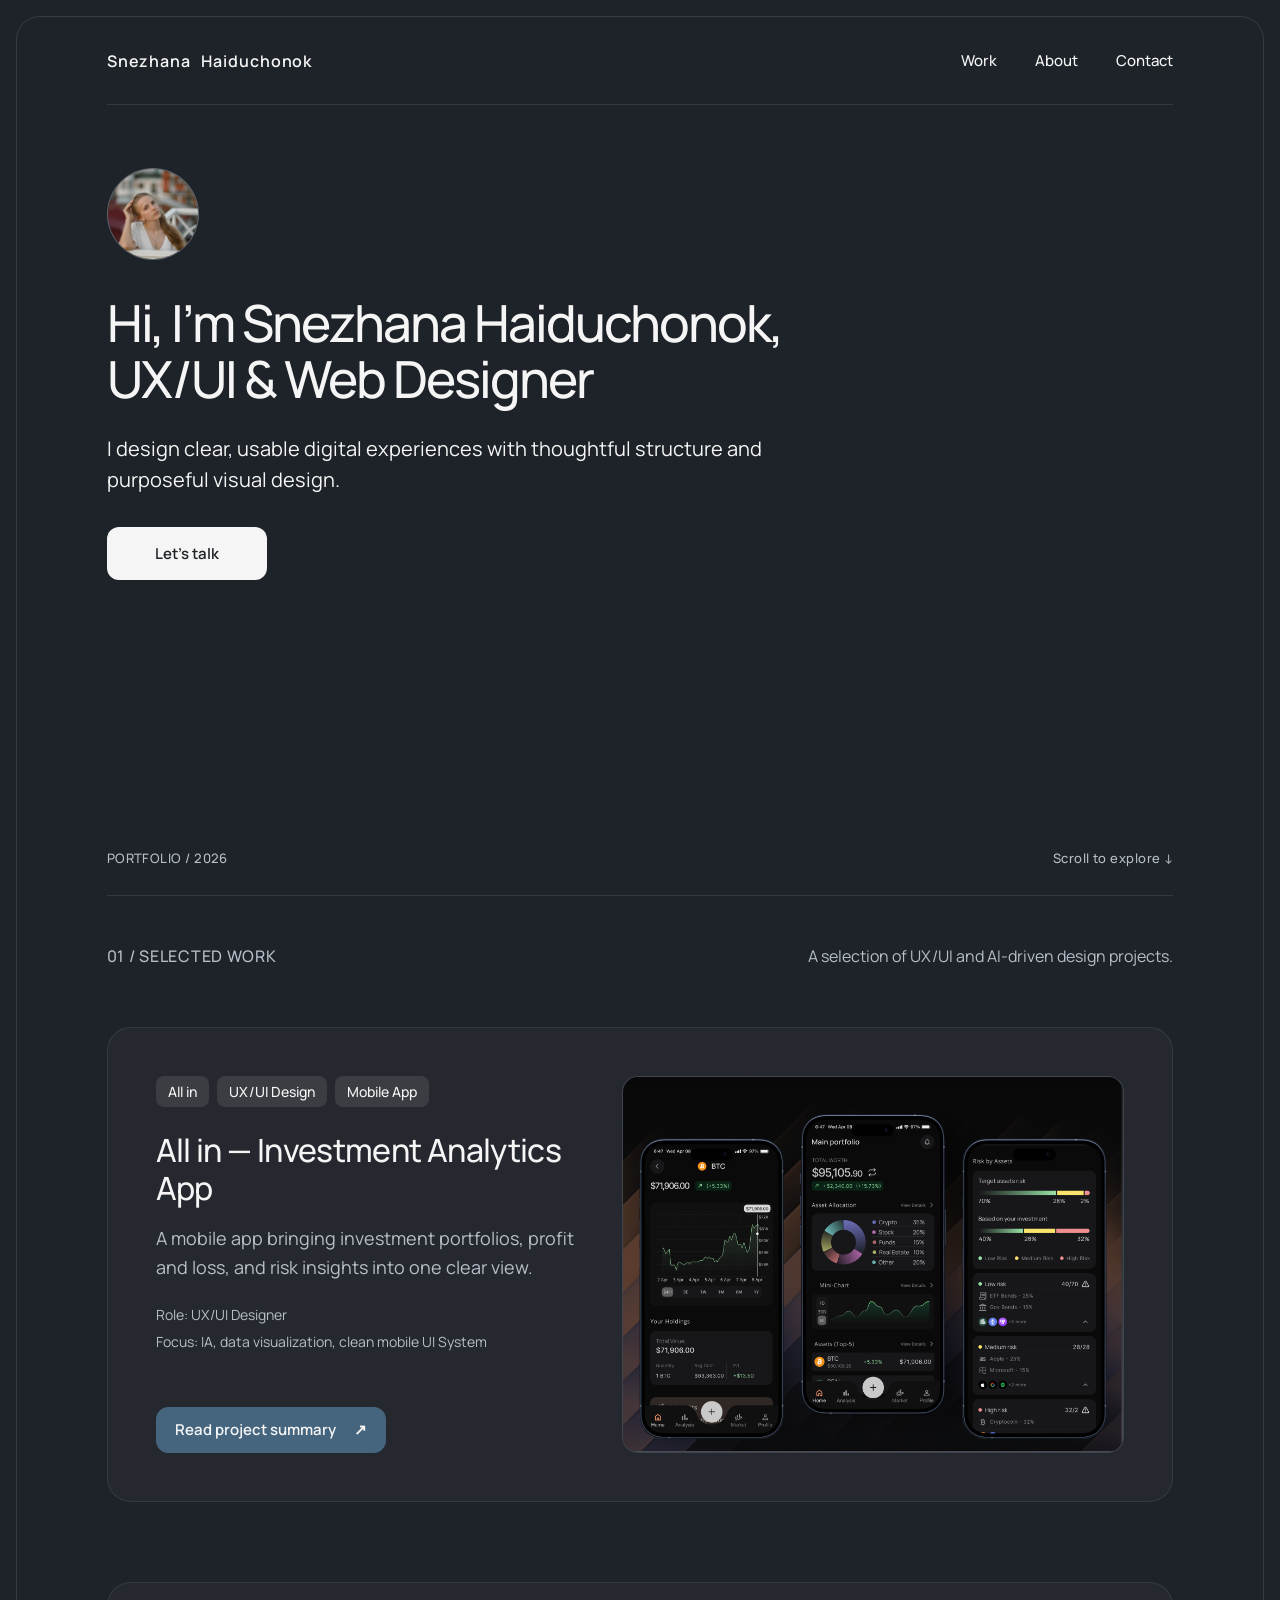
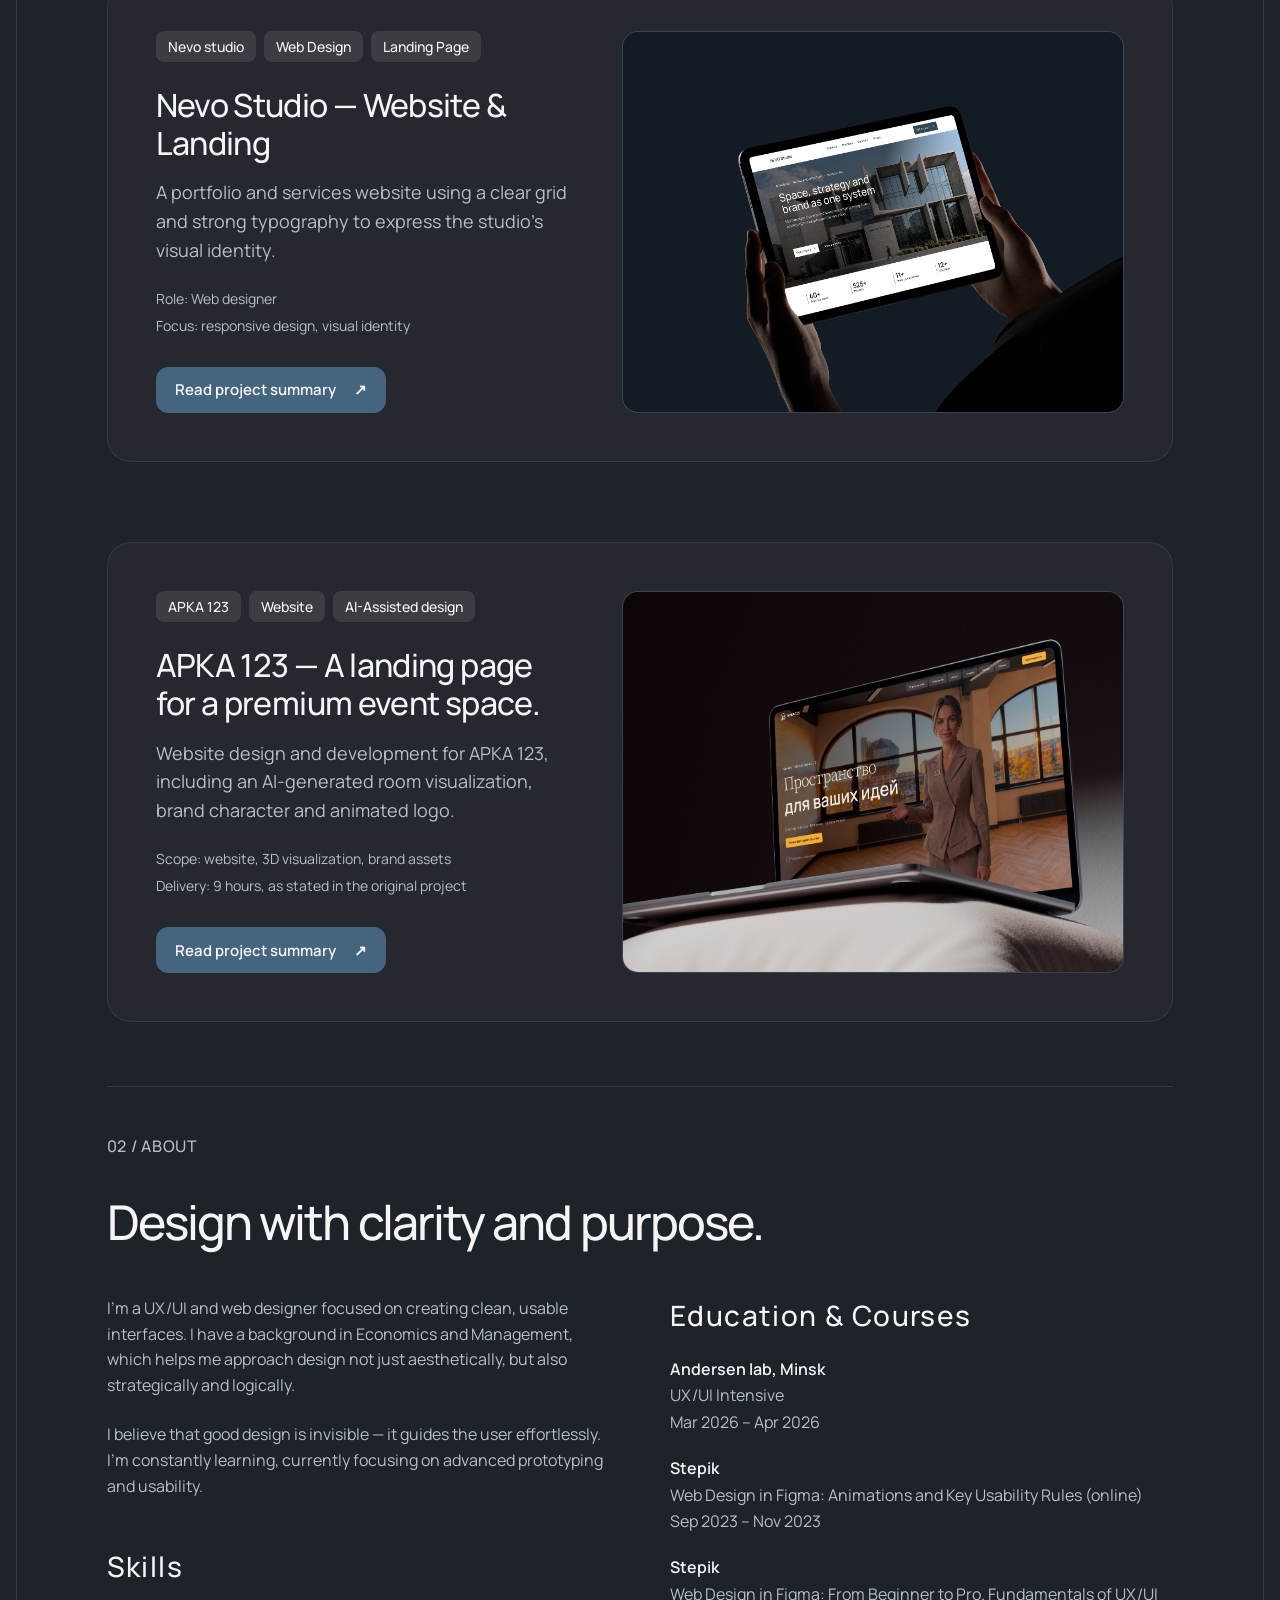
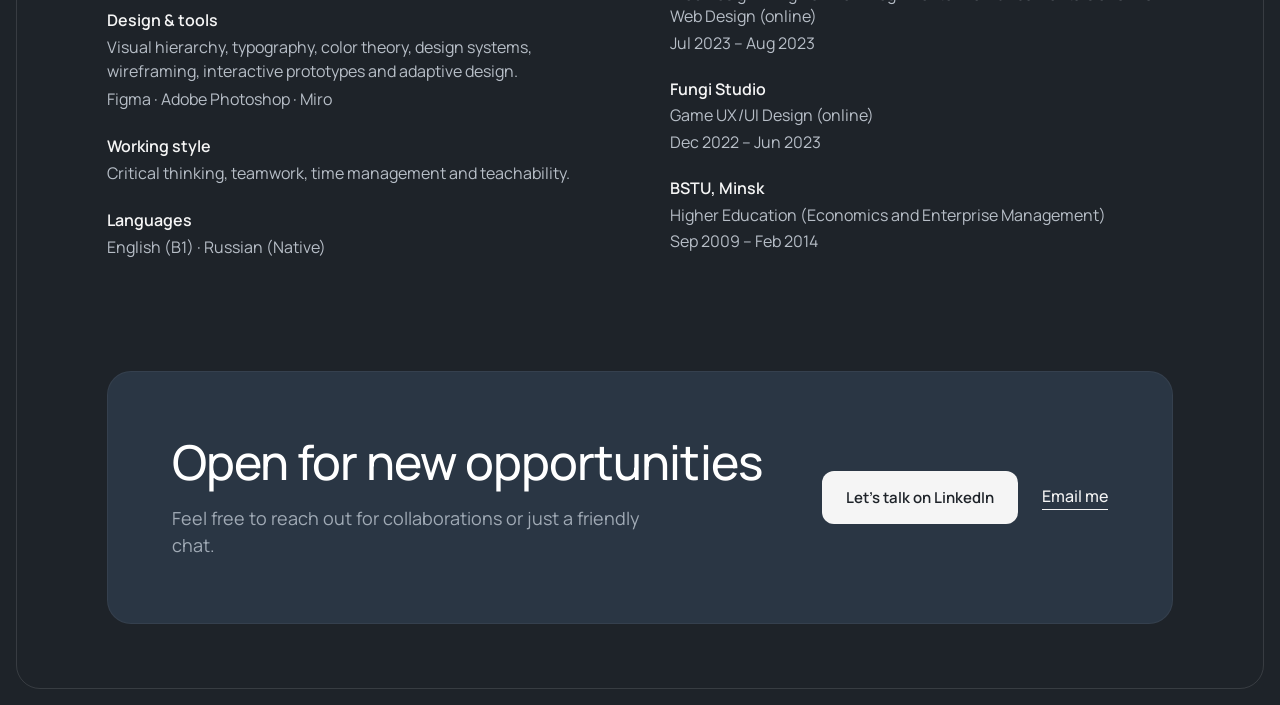
<file: index.html>
<!doctype html>
<html lang="en">
<head>
  <meta charset="UTF-8">
  <meta name="viewport" content="width=device-width, initial-scale=1.0">
  <meta name="description" content="UX/UI and Web Designer portfolio">
  <title>Sniazhana Haiduchonak — UX/UI & Web Designer</title>
  <link rel="preconnect" href="https://fonts.googleapis.com">
  <link rel="preconnect" href="https://fonts.gstatic.com" crossorigin>
  <link href="https://fonts.googleapis.com/css2?family=Manrope:wght@400;500;600;700&display=swap" rel="stylesheet">
  <link rel="stylesheet" href="style.css">
</head>
<body>
  <div class="site-frame">
    <header class="header">
      <a class="wordmark" href="#home" aria-label="Homepage">Snezhana Haiduchonok</a>
      <nav class="navigation" aria-label="Main navigation">
        <a href="#work">Work</a>
        <a href="#about">About</a>
        <a href="#contact">Contact</a>
      </nav>
    </header>

    <main id="home">
      <!-- HERO -->
      <section class="hero" aria-labelledby="hero-title">
        <img class="portrait" src="images/avatar.jpeg" alt="Sniazhana Haiduchonak">
       
        <h1 id="hero-title">Hi, I’m Snezhana Haiduchonok,<br>UX/UI &amp; Web Designer</h1>
        <p class="intro">
          I design clear, usable digital experiences with thoughtful structure and purposeful visual design.
        </p>
     
<a class="button-cta btn-hero-talk" href="https://www.linkedin.com/in/haiduchonok-sniazhana-0785b830b" target="_blank" rel="noopener">
  Let's talk
</a>

        <div class="hero-meta">
          <span>PORTFOLIO / 2026</span>
          <a href="#work">Scroll to explore <span aria-hidden="true">↓</span></a>
        </div>
      </section>

            <!-- WORK SECTION -->
      <section class="section" id="work">
        <div class="section-heading">
          <p class="eyebrow">01 / SELECTED WORK</p>
          <p class="section-note">A selection of UX/UI and AI-driven design projects.</p>
        </div>
        
        <div class="work-grid">
          
         

          <!-- Кейс 1: All in -->
          <article class="project-card-large">
            <div class="project-info">
              <div class="project-tags">
                <span>All in</span>
                <span>UX/UI Design</span>
                <span>Mobile App</span>
              </div>
              <h2 class="project-heading">All in — Investment Analytics App</h2>
              <p class="project-summary">
                A mobile app bringing investment portfolios, profit and loss, and risk insights into one clear view.
              </p>
              <div class="project-metrics">
                <span>Role: UX/UI Designer</span>
                <span>Focus: IA, data visualization, clean mobile UI System</span>
              </div>
              <a class="button" href="allin-case.html">
                Read project summary <span aria-hidden="true">↗</span>
              </a>
            </div>
            <div class="project-visual">
              <img src="images/project-1.png" alt="All in App Preview">
            </div>
          </article>

          <!-- Кейс 2: Nevo Studio -->
          <article class="project-card-large">
            <div class="project-info">
              <div class="project-tags">
                <span>Nevo studio</span>
                <span>Web Design</span>
                <span>Landing Page</span>
              </div>
              <h2 class="project-heading">Nevo Studio — Website & Landing</h2>
              <p class="project-summary">
                A portfolio and services website using a clear grid and strong typography to express the studio’s visual identity.
              </p>
              <div class="project-metrics">
                <span>Role: Web designer</span>
                <span>Focus: responsive design, visual identity</span>
              </div>
              <a class="button" href="#">
                Read project summary <span aria-hidden="true">↗</span>
              </a>
            </div>
            <div class="project-visual">
              <img src="images/project-2.png" alt="Nevo Studio Preview">
            </div>
          </article>
           <!-- Кейс 3: АРКА 123 -->
          <article class="project-card-large">
            <div class="project-info">
              <div class="project-tags">
                <span>APKA 123</span>
                <span>Website</span>
                <span>AI-Assisted design</span>
              </div>
              <h2 class="project-heading">АРКА 123 — A landing page for
a premium event space.</h2>
              <p class="project-summary">
                Website design and development for АРКА 123, including an AI-generated room visualization, brand character and animated logo.
              </p>
              <div class="project-metrics">
                <span>Scope: website, 3D visualization, brand assets</span>
                <span>Delivery: 9 hours, as stated in the original project</span>
              </div>
              <a class="button" href="arka-case.html">
                Read project summary <span aria-hidden="true">↗</span>
              </a>
            </div>
            <div class="project-visual">
              <img src="images/project-arka.png" alt="АРКА 123 Website Preview">
            </div>
          </article>

        </div>
      </section>

      <!-- ABOUT -->
         <section class="section" id="about">
        <p class="eyebrow">02 / ABOUT</p>
        <h2>Design with clarity and purpose.</h2>
        
        <div class="about-grid">
          <!-- Левая колонка: Текст и Навыки -->
          <div class="about-text">
            <p class="section-note" style="margin-bottom: 24px;">
              I’m a UX/UI and web designer focused on creating clean, usable interfaces. I have a background in Economics and Management, which helps me approach design not just aesthetically, but also strategically and logically.
            </p>
            <p class="section-note" style="margin-bottom: 48px;">
              I believe that good design is invisible — it guides the user effortlessly. I’m constantly learning, currently focusing on advanced prototyping and usability.
            </p>

            <!-- Блок навыков -->
            <h3 class="detail-title" style="margin-top: 0; margin-bottom: 24px;">Skills</h3>
            
            <div class="skills-list">
              <div class="skill-item">
                <h4 class="skill-name">Design & tools</h4>
                <p class="skill-desc">Visual hierarchy, typography, color theory, design systems, wireframing, interactive prototypes and adaptive design.</p>
                <p class="skill-desc">Figma · Adobe Photoshop · Miro</p>
              </div>
              
              <div class="skill-item">
                <h4 class="skill-name">Working style</h4>
                <p class="skill-desc">Critical thinking, teamwork, time management and teachability.</p>
              </div>
              
              <div class="skill-item">
                <h4 class="skill-name">Languages</h4>
                <p class="skill-desc">English (B1) · Russian (Native)</p>
              </div>
            </div>
          </div>

          <!-- Правая колонка: Образование -->
          <div class="about-details">
            <h3 class="detail-title" style="margin-top: 0; margin-bottom: 24px;">Education & Courses</h3>
            
            <div class="education-list">
              <div class="edu-item">
                <span class="edu-school">Andersen lab, Minsk</span>
                <span class="edu-course">UX/UI Intensive</span>
                <span class="edu-date">Mar 2026 – Apr 2026</span>
              </div>
              
              <div class="edu-item">
                <span class="edu-school">Stepik</span>
                <span class="edu-course">Web Design in Figma: Animations and Key Usability Rules (online)</span>
                <span class="edu-date">Sep 2023 – Nov 2023</span>
              </div>

              <div class="edu-item">
                <span class="edu-school">Stepik</span>
                <span class="edu-course">Web Design in Figma: From Beginner to Pro. Fundamentals of UX/UI Web Design (online)</span>
                <span class="edu-date">Jul 2023 – Aug 2023</span>
              </div>

              <div class="edu-item">
                <span class="edu-school">Fungi Studio</span>
                <span class="edu-course">Game UX/UI Design (online)</span>
                <span class="edu-date">Dec 2022 – Jun 2023</span>
              </div>

              <div class="edu-item">
                <span class="edu-school">BSTU, Minsk</span>
                <span class="edu-course">Higher Education (Economics and Enterprise Management)</span>
                <span class="edu-date">Sep 2009 – Feb 2014</span>
              </div>
            </div>
          </div>
        </div>
      </section>

            <!-- CONTACT -->
      <section class="section" id="contact" style="border-top: none; padding-bottom: 32px;">
        <!-- Блок с контактами (CTA) -->
        <div class="cta-block">
          <div class="cta-content">
            <h2>Open for new opportunities</h2>
            <p>Feel free to reach out for collaborations or just a friendly chat.</p>
          </div>
          <div class="cta-actions">
            <!-- Ссылку на LinkedIn не забудьте поменять на свою -->
            <a class="button-cta" href="https://www.linkedin.com/in/haiduchonok-sniazhana-0785b830b" target="_blank" rel="noopener">
  Let's talk on LinkedIn
</a>
            <a class="cta-link" href="mailto:snegennika@gmail.com">
              Email me 
            </a>
          </div>
        </div>
      </section>
    </main>
  </div>

  
   
    <!-- Кнопка Наверх -->
  <button id="scrollToTopBtn" class="scroll-to-top" aria-label="Scroll to top">
    <svg width="24" height="24" viewBox="0 0 24 24" fill="none" stroke="currentColor" stroke-width="2" stroke-linecap="round" stroke-linejoin="round">
      <path d="M12 19V5M5 12l7-7 7 7"/>
    </svg>
  </button>

  <script>
    const scrollToTopBtn = document.getElementById("scrollToTopBtn");

    // Отслеживаем прокрутку страницы
    window.onscroll = function() {
      // Если прокрутили больше 300 пикселей вниз
      if (document.body.scrollTop > 300 || document.documentElement.scrollTop > 300) {
        scrollToTopBtn.classList.add("show"); // Показываем кнопку
      } else {
        scrollToTopBtn.classList.remove("show"); // Скрываем кнопку
      }
    };

    // При клике на кнопку
    scrollToTopBtn.addEventListener("click", function() {
      window.scrollTo({
        top: 0,
        behavior: "smooth" // Плавная прокрутка
      });
    });
  </script>
</body>
</html>
</file>
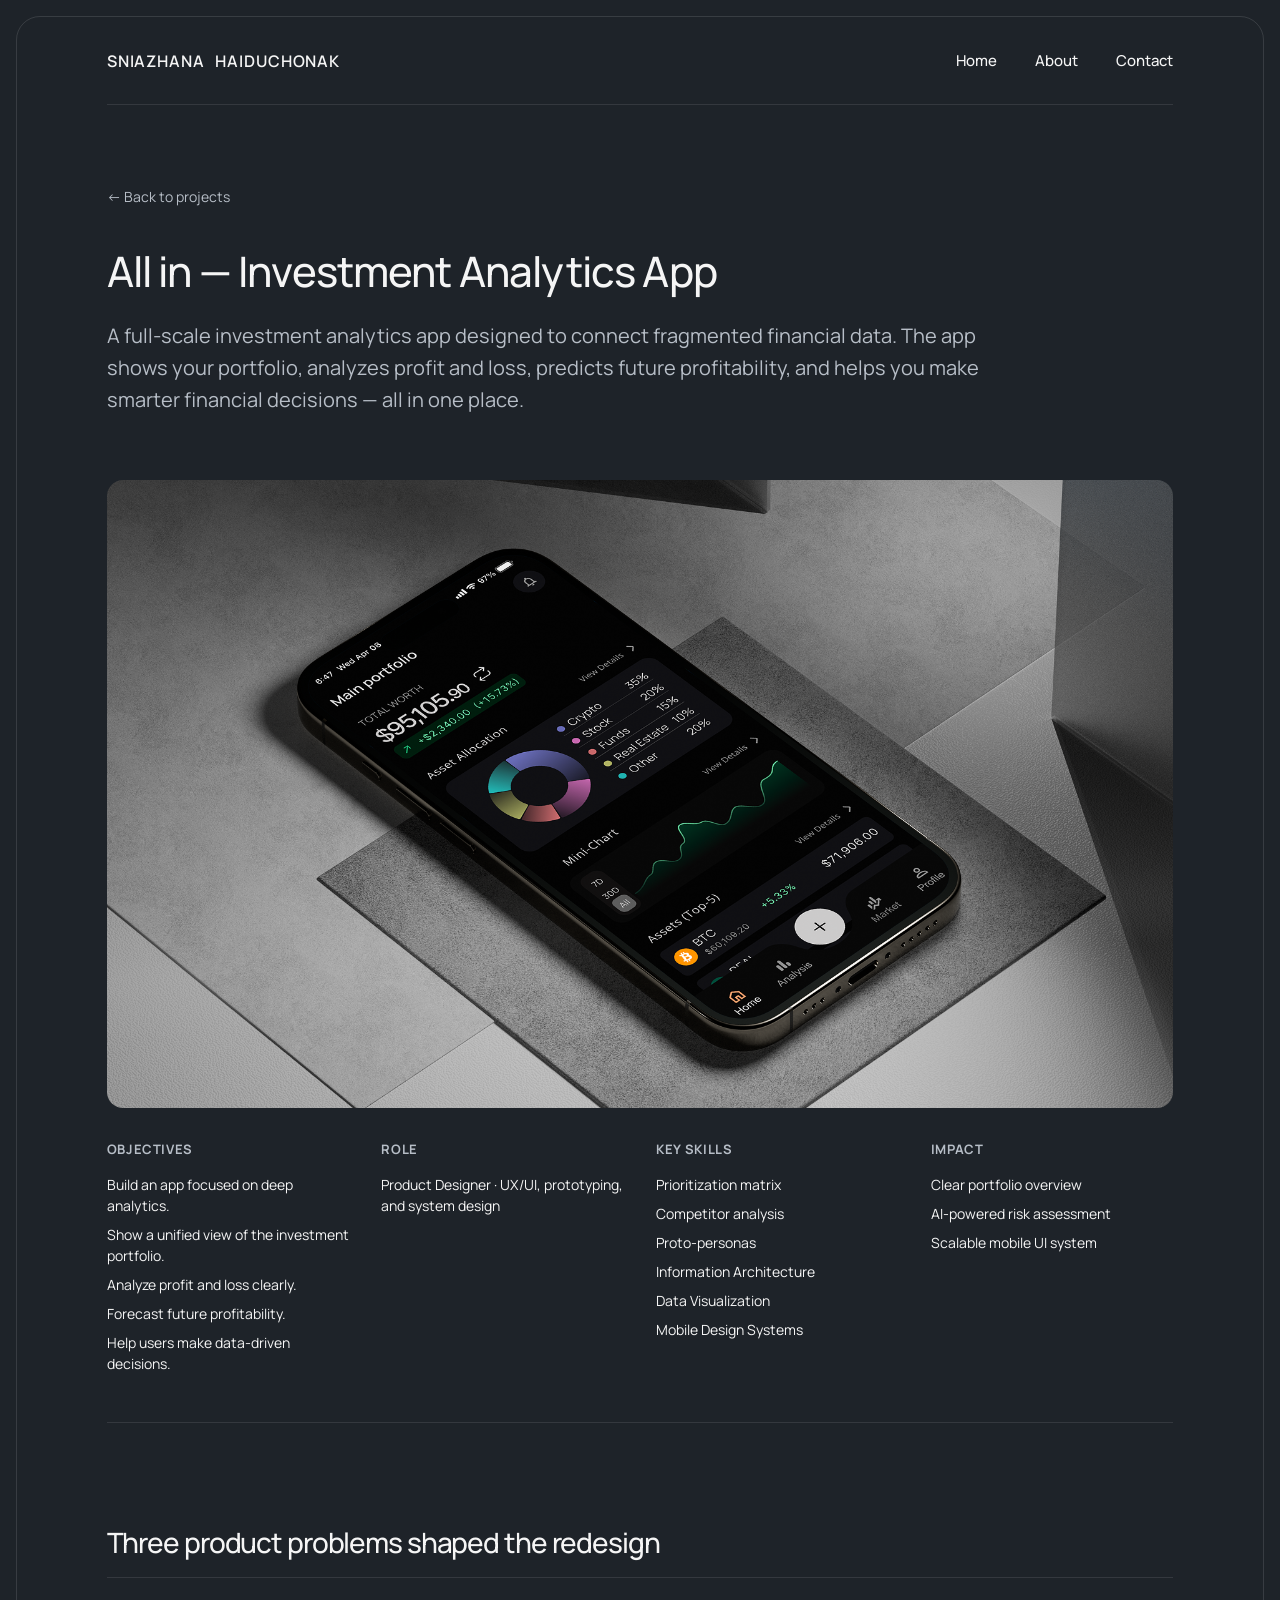
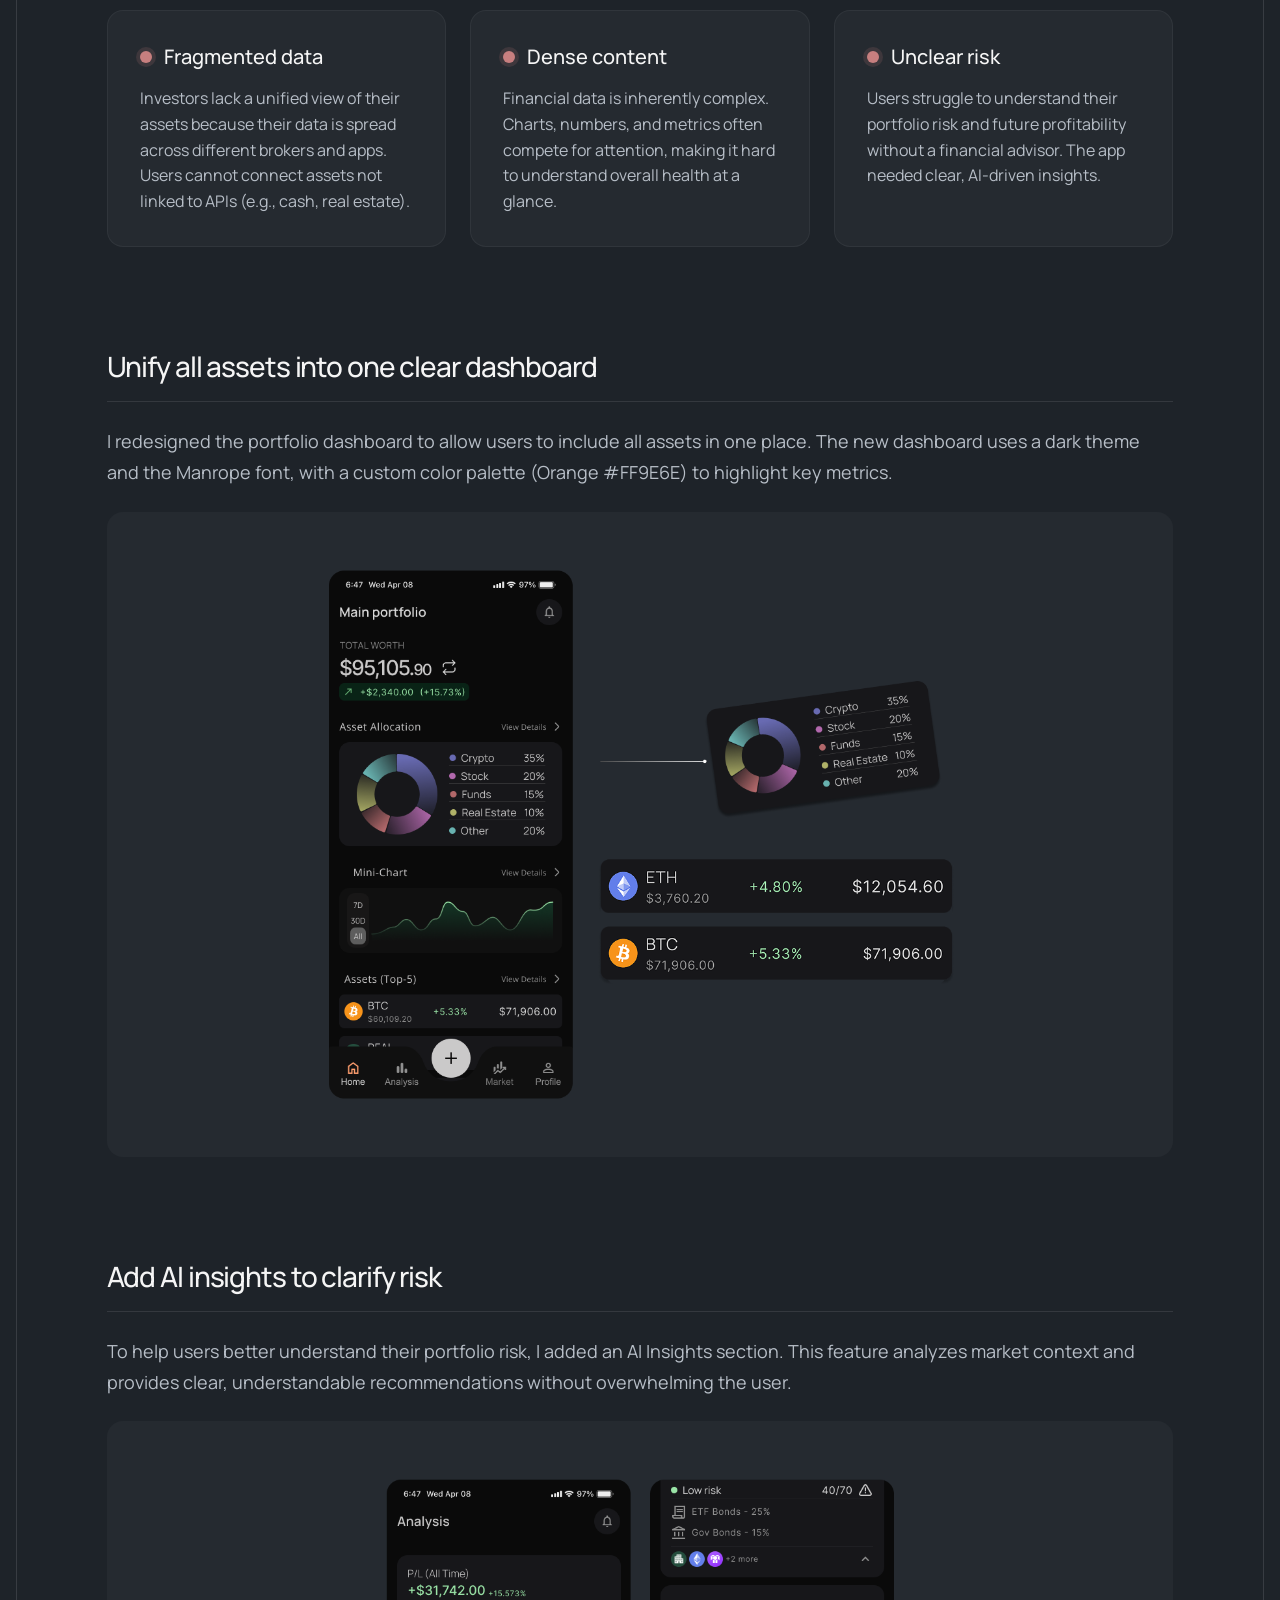
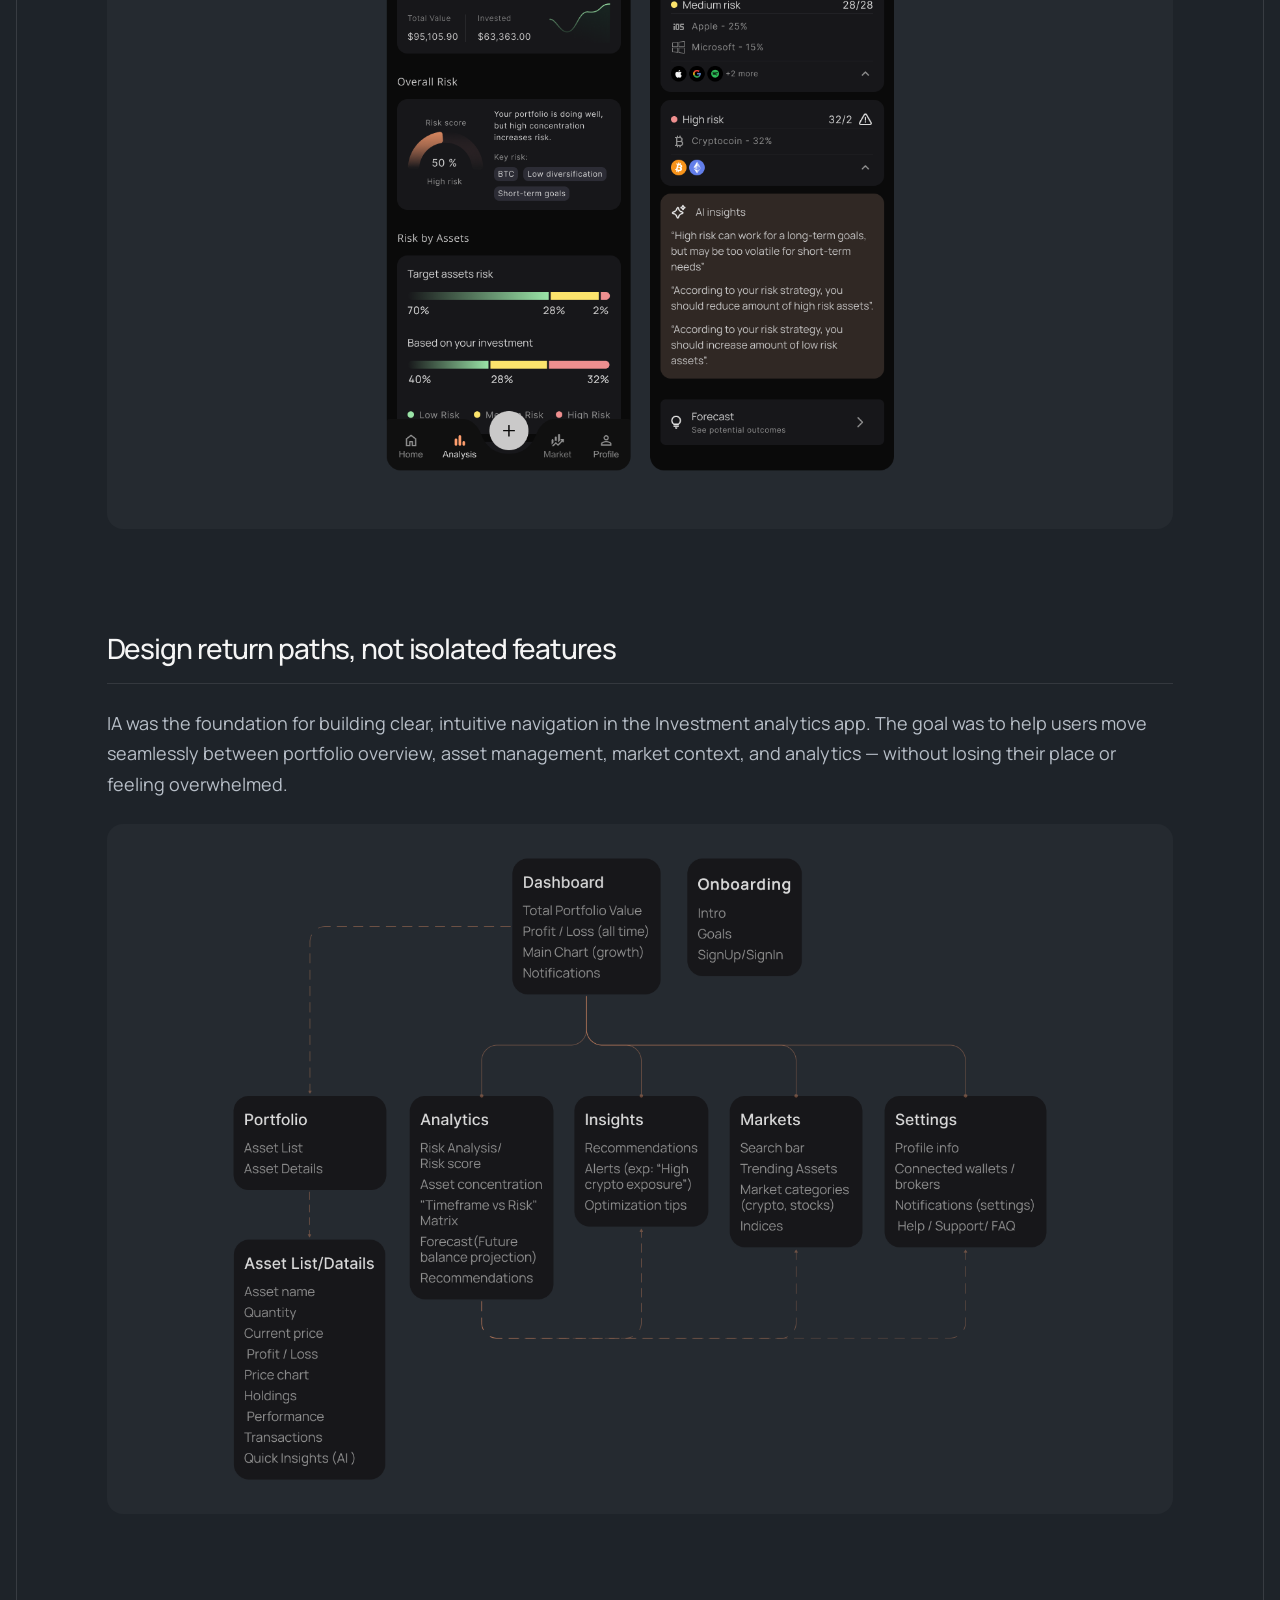
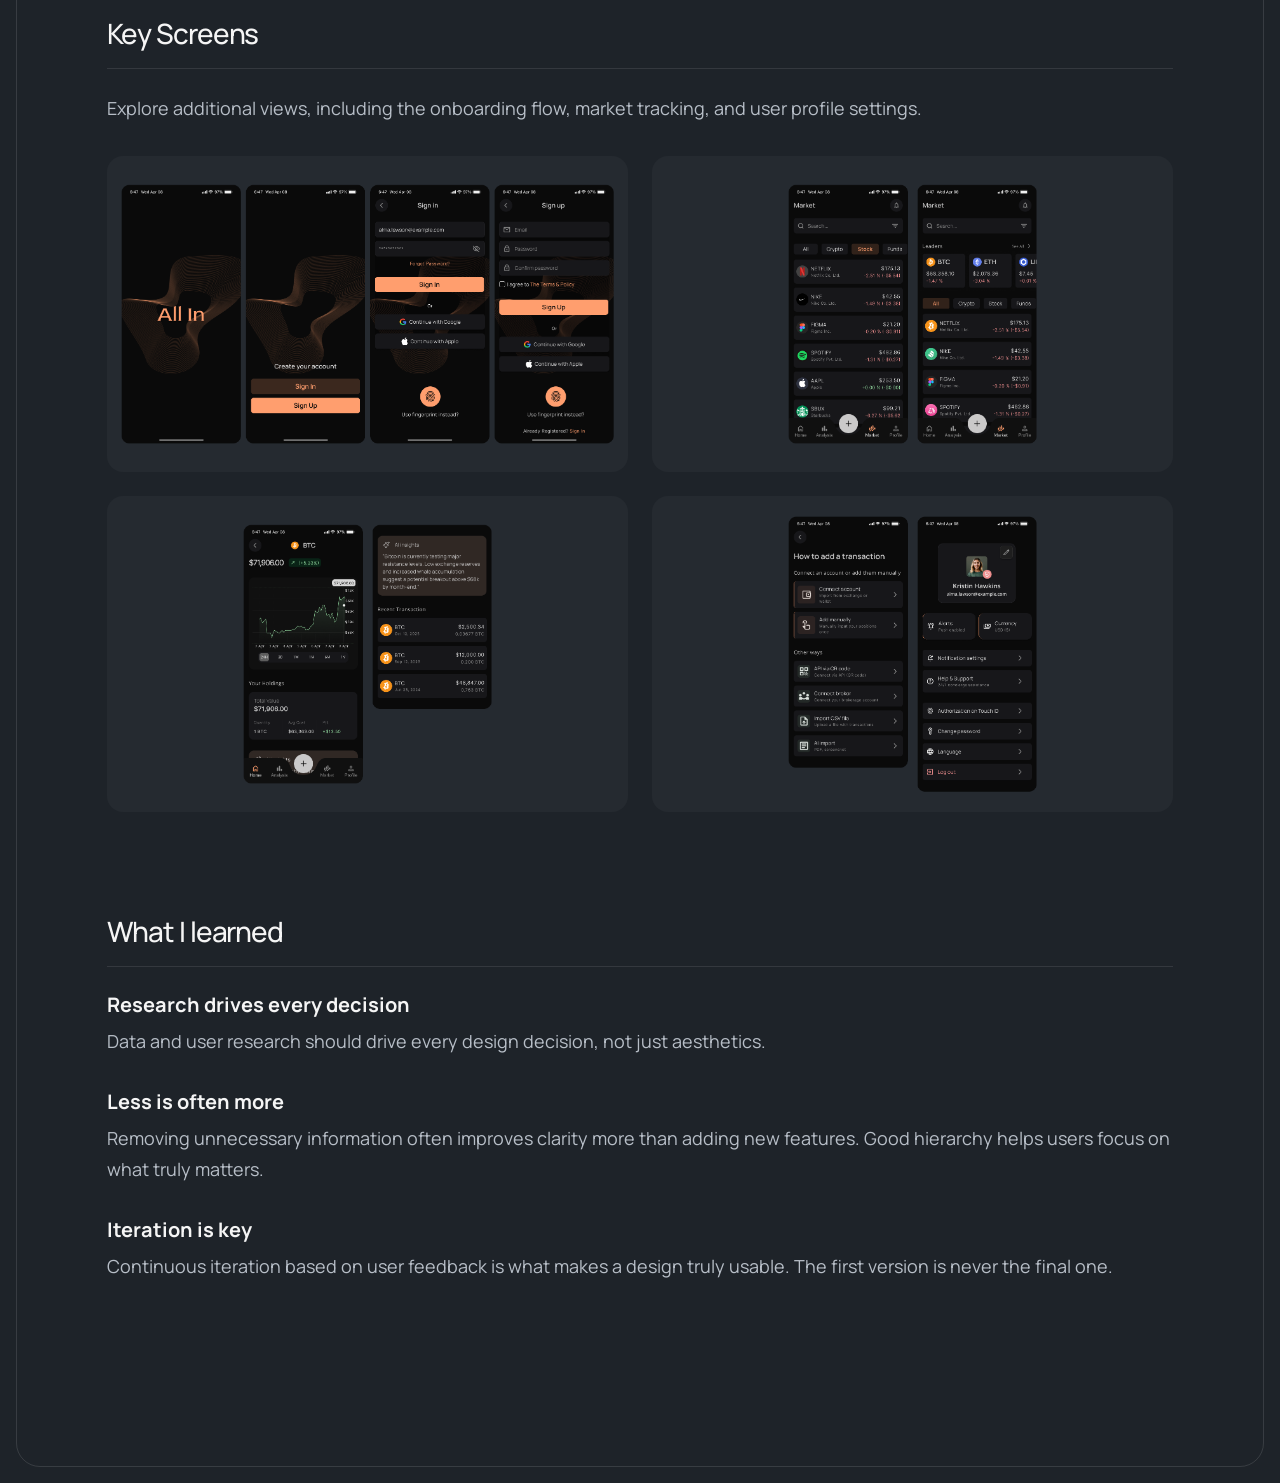
<file: allin-case.html>
<!doctype html>
<html lang="en">
<head>
  <meta charset="UTF-8">
  <meta name="viewport" content="width=device-width, initial-scale=1.0">
  <meta name="description" content="All in - Investment Analytics App Case Study">
  <title>All in — Case Study</title>
  <link rel="preconnect" href="https://fonts.googleapis.com">
  <link rel="preconnect" href="https://fonts.gstatic.com" crossorigin>
  <link href="https://fonts.googleapis.com/css2?family=Manrope:wght@400;500;600;700&display=swap" rel="stylesheet">
  <link rel="stylesheet" href="style.css">
    <style>
    /* =========================================
       СТИЛИ ДЛЯ СТРАНИЦЫ КЕЙСА ALL IN
       ========================================= */
    .case-hero { padding: 80px 0 40px; }
    
    .back-link { 
      display: inline-flex; 
      align-items: center; 
      gap: 8px; 
      color: var(--secondary); 
      font-size: 14px; 
      margin-bottom: 40px; 
      transition: color 0.2s ease; 
    }
    .back-link:hover { color: var(--primary); }
    
    .case-title { 
      font-size: clamp(28px, 4vw, 42px); 
      line-height: 1.2; 
      margin: 0 0 24px; 
      letter-spacing: -.02em; 
    }
    
    .case-intro { 
      font-size: 20px; 
      color: var(--secondary); 
      max-width: 900px; 
      line-height: 1.6; 
      margin-bottom: 64px; 
    }
    
    /* Блок Summary */
    .case-summary-grid {
      display: grid;
      grid-template-columns: repeat(4, 1fr);
      gap: 32px;
      margin-bottom: 80px;
      padding-bottom: 40px;
      border-bottom: 1px solid rgb(245 245 245 / 10%);
    }
    .summary-block h4 { 
      font-size: 13px; 
      text-transform: uppercase; 
      letter-spacing: 0.05em; 
      color: var(--secondary); 
      margin: 0 0 16px; 
    }
    .summary-block ul { list-style: none; padding: 0; margin: 0; }
    .summary-block li { 
      font-size: 14px; 
      line-height: 1.5; 
      color: var(--primary); 
      margin-bottom: 8px; 
    }
    .summary-block p { 
      font-size: 14px; 
      line-height: 1.5; 
      color: var(--primary); 
      margin: 0; 
    }

    /* Основной контент */
    .case-content { 
      max-width: 100%; /* Убираем сжатие до 1000px */
      margin: 0; 
      padding-bottom: 80px; 
    }
    
       .case-section { 
      margin-bottom: 64px; 
      max-width: 100%; /* Растягиваем на всю ширину */
    }
    
        .case-section h2 { 
      font-size: 28px; 
      margin-top: 100px; /* <--- Увеличили отступ сверху (было 64px) */
      margin-bottom: 24px; 
      border-bottom: 1px solid rgb(245 245 245 / 10%); 
      padding-bottom: 16px; 
      color: var(--primary);
    }
        /* Убираем лишний отступ у текста под заголовками h3 */
    .case-section h3 + p {
      margin-top: 8px; /* Текст встанет близко к заголовку */
      margin-bottom: 32px; /* А вот снизу добавим отступ, чтобы отделить от следующего пункта */
    }

    /* Для самих заголовков h3 */
    .case-section h3 {
      margin-bottom: 0; /* Убираем нижний отступ у заголовка */
      font-size: 20px; /* На всякий случай проверяем размер */
    }
    
    .case-section p { 
      font-size: 18px; 
      line-height: 1.7; 
      color: var(--secondary); 
      margin-bottom: 24px; 
    }

    /* Блок проблем (Убрали линии и лишние отступы) */
    .problem-item { 
      margin-bottom: 32px; /* Компактный отступ между блоками */
      padding-left: 0; /* Убрали сдвиг вправо */
      border-left: none; /* Убрали линию слева */
    }
    .problem-item .problem-number { 
      font-size: 14px; 
      color: var(--accent); 
      font-weight: 600; 
      display: block; 
      margin-bottom: 4px; /* Текст ближе к цифре */
    }
    .problem-item h3 { 
      margin-top: 0; 
      margin-bottom: 8px; 
      font-size: 20px; 
      line-height: 1.3;
    }
    .problem-item p {
      margin-top: 0;
      margin-bottom: 0;
      font-size: 17px;
      line-height: 1.6;
      color: var(--secondary);
    }

    /* Картинки (Убрали серые рамки и подложки) */
    .case-image-full { 
      width: 100%; 
      border-radius: 16px; 
      margin-bottom: 32px; 
      border: none; /* Убрали рамку */
      background: transparent; /* Убрали серый фон */
      padding: 0; /* Убрали внутренние отступы */
      display: block; 
      object-fit: contain; 
    }

    /* Сетка для экранов приложения (All Screens) */
    .screens-grid {
      display: grid;
      grid-template-columns: repeat(2, 1fr);
      gap: 24px;
      margin-top: 32px;
    }
    .screens-grid img {
      width: 100%;
      height: auto;
      border-radius: 16px;
      border: none;
      background: transparent;
      padding: 0;
      display: block;
    }
        /* Сетка для карточек проблем */
    .problems-grid {
      display: grid;
      grid-template-columns: repeat(3, 1fr);
      gap: 24px;
      margin-top: 32px;
    }

    /* Стиль самой карточки */
    .problem-card {
      background: #252A30; /* Чуть светлее фона */
      border: 1px solid rgba(245, 245, 245, 0.05); /* Еле заметная рамка */
      border-radius: 16px;
      padding: 32px;
      display: flex;
      flex-direction: column;
      gap: 16px;
    }

    /* Заголовок с точкой */
    .problem-card-header {
      display: flex;
      align-items: center;
      gap: 12px;
    }

    .problem-dot {
      width: 12px;
      height: 12px;
      border-radius: 50%;
      flex-shrink: 0;
    }

    .dot-red {
      background: #C77F7F; /* Приглушенный красный (как на скриншоте) */
      box-shadow: 0 0 0 4px rgba(199, 127, 127, 0.15); /* Легкое свечение */
    }

    .problem-card h3 {
      margin: 0;
      font-size: 20px;
      font-weight: 500;
      color: var(--primary);
    }

    .problem-card p {
      margin: 0;
      font-size: 16px;
      line-height: 1.6;
      color: var(--secondary);
    }

    /* Адаптив для мобильных */
    @media (max-width: 900px) {
      .problems-grid {
        grid-template-columns: 1fr; /* В одну колонку */
      }
    }

    /* Адаптив */
    @media (max-width: 900px) {
      .case-summary-grid { grid-template-columns: 1fr 1fr; }
    }
    @media (max-width: 600px) {
      .case-summary-grid { grid-template-columns: 1fr; gap: 24px; }
      .screens-grid { grid-template-columns: 1fr; }
    }
  </style>
</head>
<body>
  <div class="site-frame">
    <header class="header">
      <a class="wordmark" href="index.html" aria-label="Homepage">SNIAZHANA HAIDUCHONAK</a>
      <nav class="navigation" aria-label="Main navigation">
        <a href="index.html">Home</a>
        <a href="index.html#about">About</a>
        <a href="index.html#contact">Contact</a>
      </nav>
    </header>

    <main class="case-hero">
      <a href="index.html" class="back-link">← Back to projects</a>
      
      <h1 class="case-title">All in — Investment Analytics App</h1>
      <p class="case-intro">
        A full-scale investment analytics app designed to connect fragmented financial data. 
        The app shows your portfolio, analyzes profit and loss, predicts future profitability, 
        and helps you make smarter financial decisions — all in one place.
      </p>

      <!-- Главная обложка -->
      <img class="case-image-full" src="images/allin-hero.png" alt="All in App Hero Image">

      <!-- Блок Summary -->
      <div class="case-summary-grid">
        <div class="summary-block">
          <h4>Objectives</h4>
          <ul>
            <li>Build an app focused on deep analytics.</li>
            <li>Show a unified view of the investment portfolio.</li>
            <li>Analyze profit and loss clearly.</li>
            <li>Forecast future profitability.</li>
            <li>Help users make data-driven decisions.</li>
          </ul>
        </div>
        <div class="summary-block">
          <h4>Role</h4>
          <p>Product Designer · UX/UI, prototyping, and system design</p>
        </div>
        <div class="summary-block">
          <h4>Key Skills</h4>
          <ul>
            <li>Prioritization matrix</li>
            <li>Competitor analysis</li>
            <li>Proto-personas</li>
            <li>Information Architecture</li>
            <li>Data Visualization</li>
            <li>Mobile Design Systems</li>
          </ul>
        </div>
        <div class="summary-block">
          <h4>Impact</h4>
          <ul>
            <li>Clear portfolio overview</li>
            <li>AI-powered risk assessment</li>
            <li>Scalable mobile UI system</li>
          </ul>
        </div>
      </div>

      <div class="case-content">
        
        <!-- Проблемы -->
        <div class="case-section">
          <h2>Three product problems shaped the redesign</h2>
                  <div class="case-section">
         
          
          <div class="problems-grid">
            <!-- Карточка 1 -->
            <div class="problem-card">
              <div class="problem-card-header">
                <span class="problem-dot dot-red"></span>
                <h3>Fragmented data</h3>
              </div>
              <p>Investors lack a unified view of their assets because their data is spread across different brokers and apps. Users cannot connect assets not linked to APIs (e.g., cash, real estate).</p>
            </div>

            <!-- Карточка 2 -->
            <div class="problem-card">
              <div class="problem-card-header">
                <span class="problem-dot dot-red"></span>
                <h3>Dense content</h3>
              </div>
              <p>Financial data is inherently complex. Charts, numbers, and metrics often compete for attention, making it hard to understand overall health at a glance.</p>
            </div>

            <!-- Карточка 3 -->
            <div class="problem-card">
              <div class="problem-card-header">
                <span class="problem-dot dot-red"></span>
                <h3>Unclear risk</h3>
              </div>
              <p>Users struggle to understand their portfolio risk and future profitability without a financial advisor. The app needed clear, AI-driven insights.</p>
            </div>
          </div>
        </div>

        <!-- Решение 1 -->
        <div class="case-section">
          <h2>Unify all assets into one clear dashboard</h2>
          <p>I redesigned the portfolio dashboard to allow users to include all assets in one place. The new dashboard uses a dark theme and the Manrope font, with a custom color palette (Orange #FF9E6E) to highlight key metrics.</p>
          <img class="case-image-full" src="images/allin-solution.png" alt="Unified Dashboard" loading="lazy">
        </div>

        <!-- Решение 2 -->
        <div class="case-section">
          <h2>Add AI insights to clarify risk</h2>
          <p>To help users better understand their portfolio risk, I added an AI Insights section. This feature analyzes market context and provides clear, understandable recommendations without overwhelming the user.</p>
          <img class="case-image-full" src="images/allin-ai.png" alt="AI Insights" loading="lazy">
        </div>

        <!-- Решение 3 -->
        <div class="case-section">
          <h2>Design return paths, not isolated features</h2>
          <p>IA was the foundation for building clear, intuitive navigation in the Investment analytics app. The goal was to help users move seamlessly between portfolio overview, asset management, market context, and analytics — without losing their place or feeling overwhelmed.</p>
          <img class="case-image-full" src="images/allin-ia.png" alt="User Research and IA" loading="lazy">
        </div>

        <!-- Все экраны -->
        <div class="case-section">
          <h2>Key Screens</h2>
          <p>Explore additional views, including the onboarding flow, market tracking, and user profile settings.</p>
          
          <div class="screens-grid">
            <!-- Замените эти картинки на ваши нарезанные экраны -->
            <img src="images/allin-onboarding.png" alt="Onboarding and Sign In" loading="lazy">
            <img src="images/allin-market.png" alt="Market and Search" loading="lazy">
            <img src="images/allin-asset.png" alt="Asset Details and AI Insights" loading="lazy">
            <img src="images/allin-settings_transactions.png" alt="Transactions and Profile" loading="lazy">
          </div>
        </div>

        <!-- Что я узнала -->
        <div class="case-section">
          <h2>What I learned</h2>
          
          <h3>Research drives every decision</h3>
          <p>Data and user research should drive every design decision, not just aesthetics.</p>
          
          <h3>Less is often more</h3>
          <p>Removing unnecessary information often improves clarity more than adding new features. Good hierarchy helps users focus on what truly matters.</p>
          
          <h3>Iteration is key</h3>
          <p>Continuous iteration based on user feedback is what makes a design truly usable. The first version is never the final one.</p>
        </div>

      </div>
    </main>
  </div>
    
    <!-- Кнопка Наверх -->
  <button id="scrollToTopBtn" class="scroll-to-top" aria-label="Scroll to top">
    <svg width="24" height="24" viewBox="0 0 24 24" fill="none" stroke="currentColor" stroke-width="2" stroke-linecap="round" stroke-linejoin="round">
      <path d="M12 19V5M5 12l7-7 7 7"/>
    </svg>
  </button>

  <script>
    const scrollToTopBtn = document.getElementById("scrollToTopBtn");

    // Отслеживаем прокрутку страницы
    window.onscroll = function() {
      // Если прокрутили больше 300 пикселей вниз
      if (document.body.scrollTop > 300 || document.documentElement.scrollTop > 300) {
        scrollToTopBtn.classList.add("show"); // Показываем кнопку
      } else {
        scrollToTopBtn.classList.remove("show"); // Скрываем кнопку
      }
    };

    // При клике на кнопку
    scrollToTopBtn.addEventListener("click", function() {
      window.scrollTo({
        top: 0,
        behavior: "smooth" // Плавная прокрутка
      });
    });
  </script>
</body>
</html>
</file>
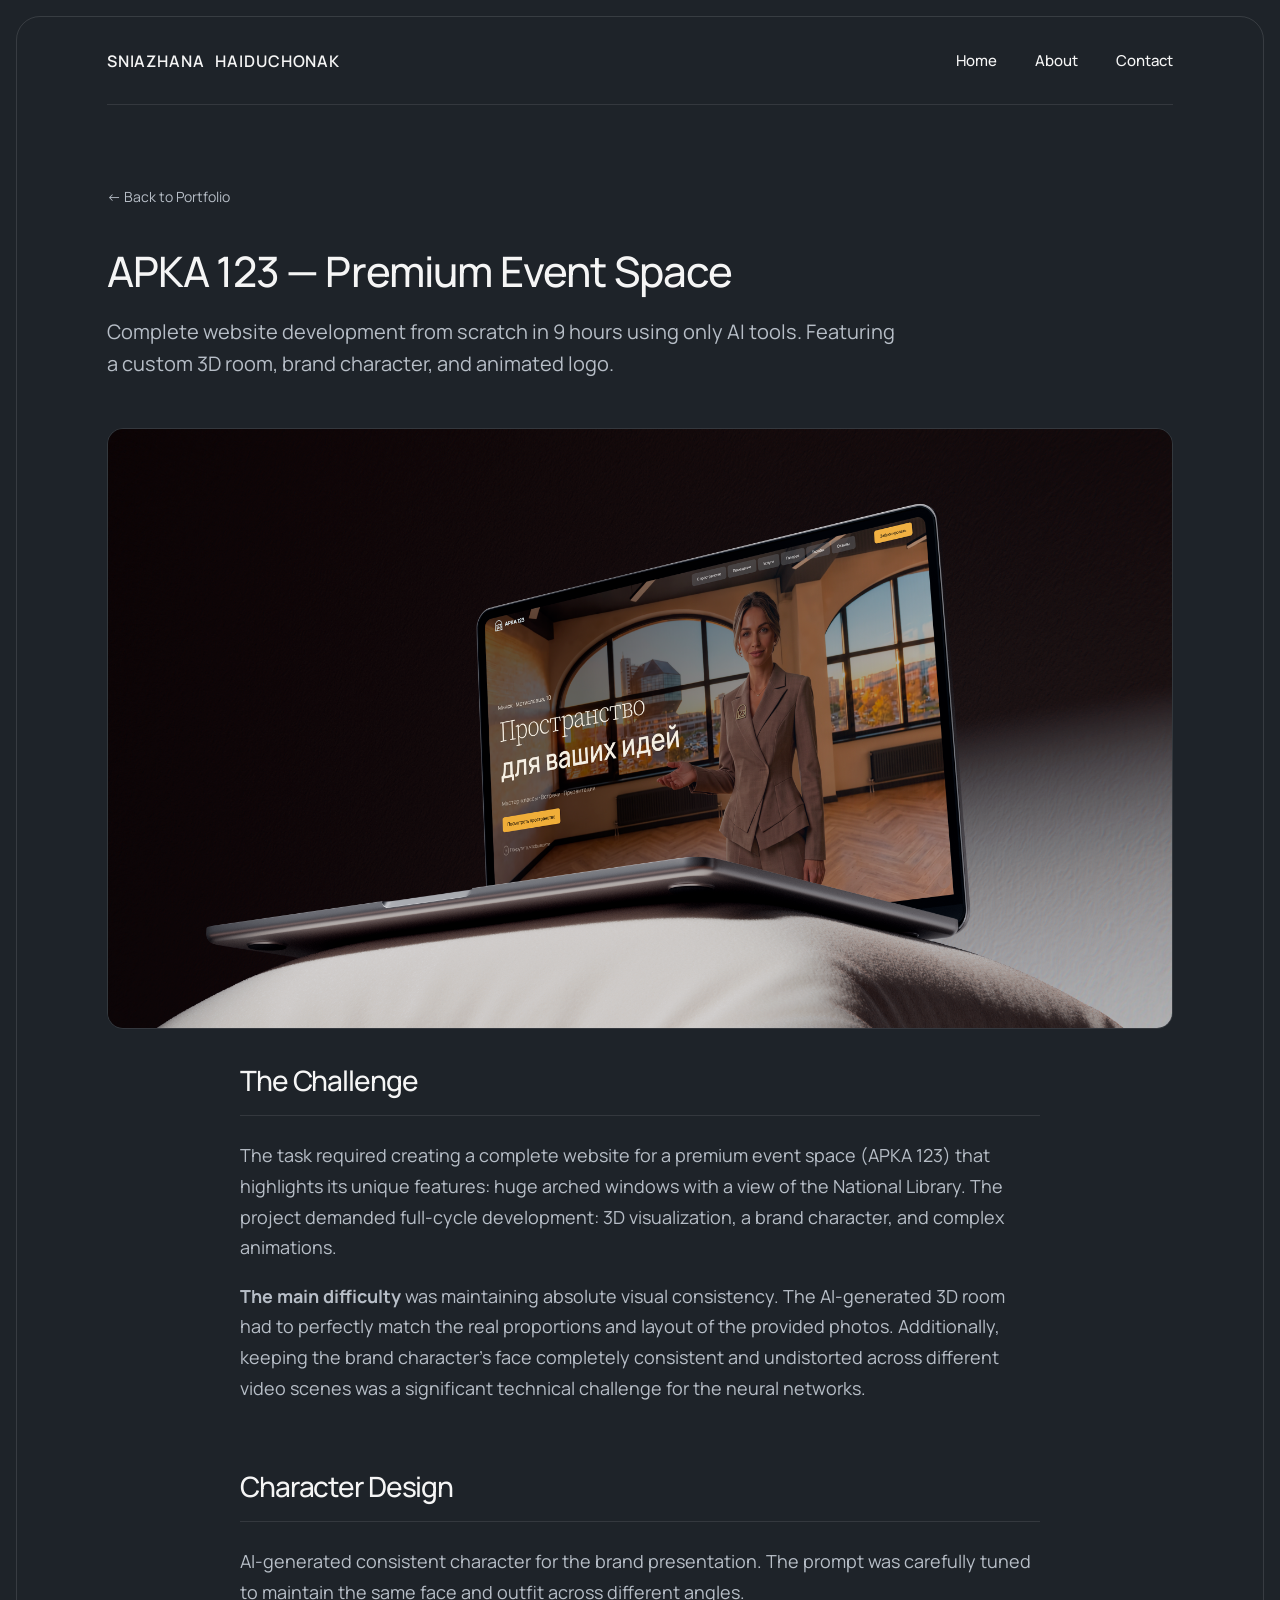
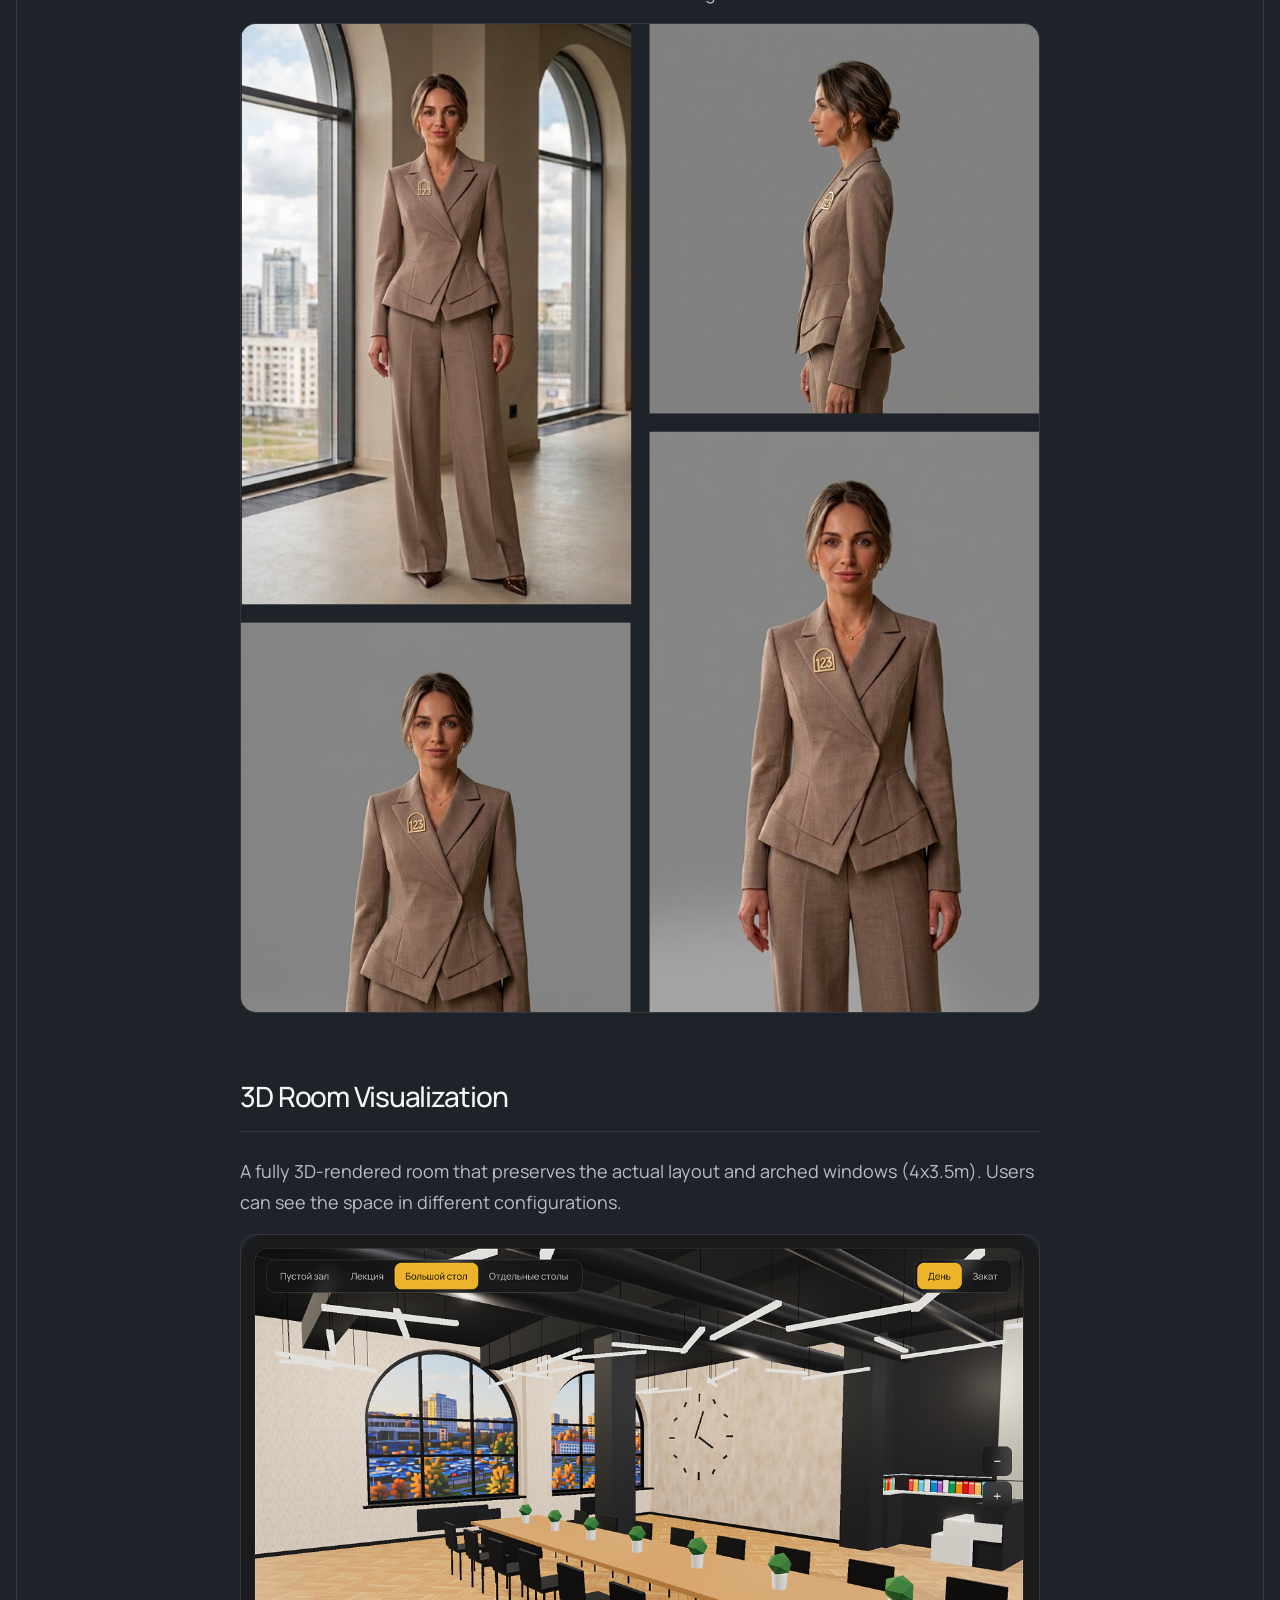
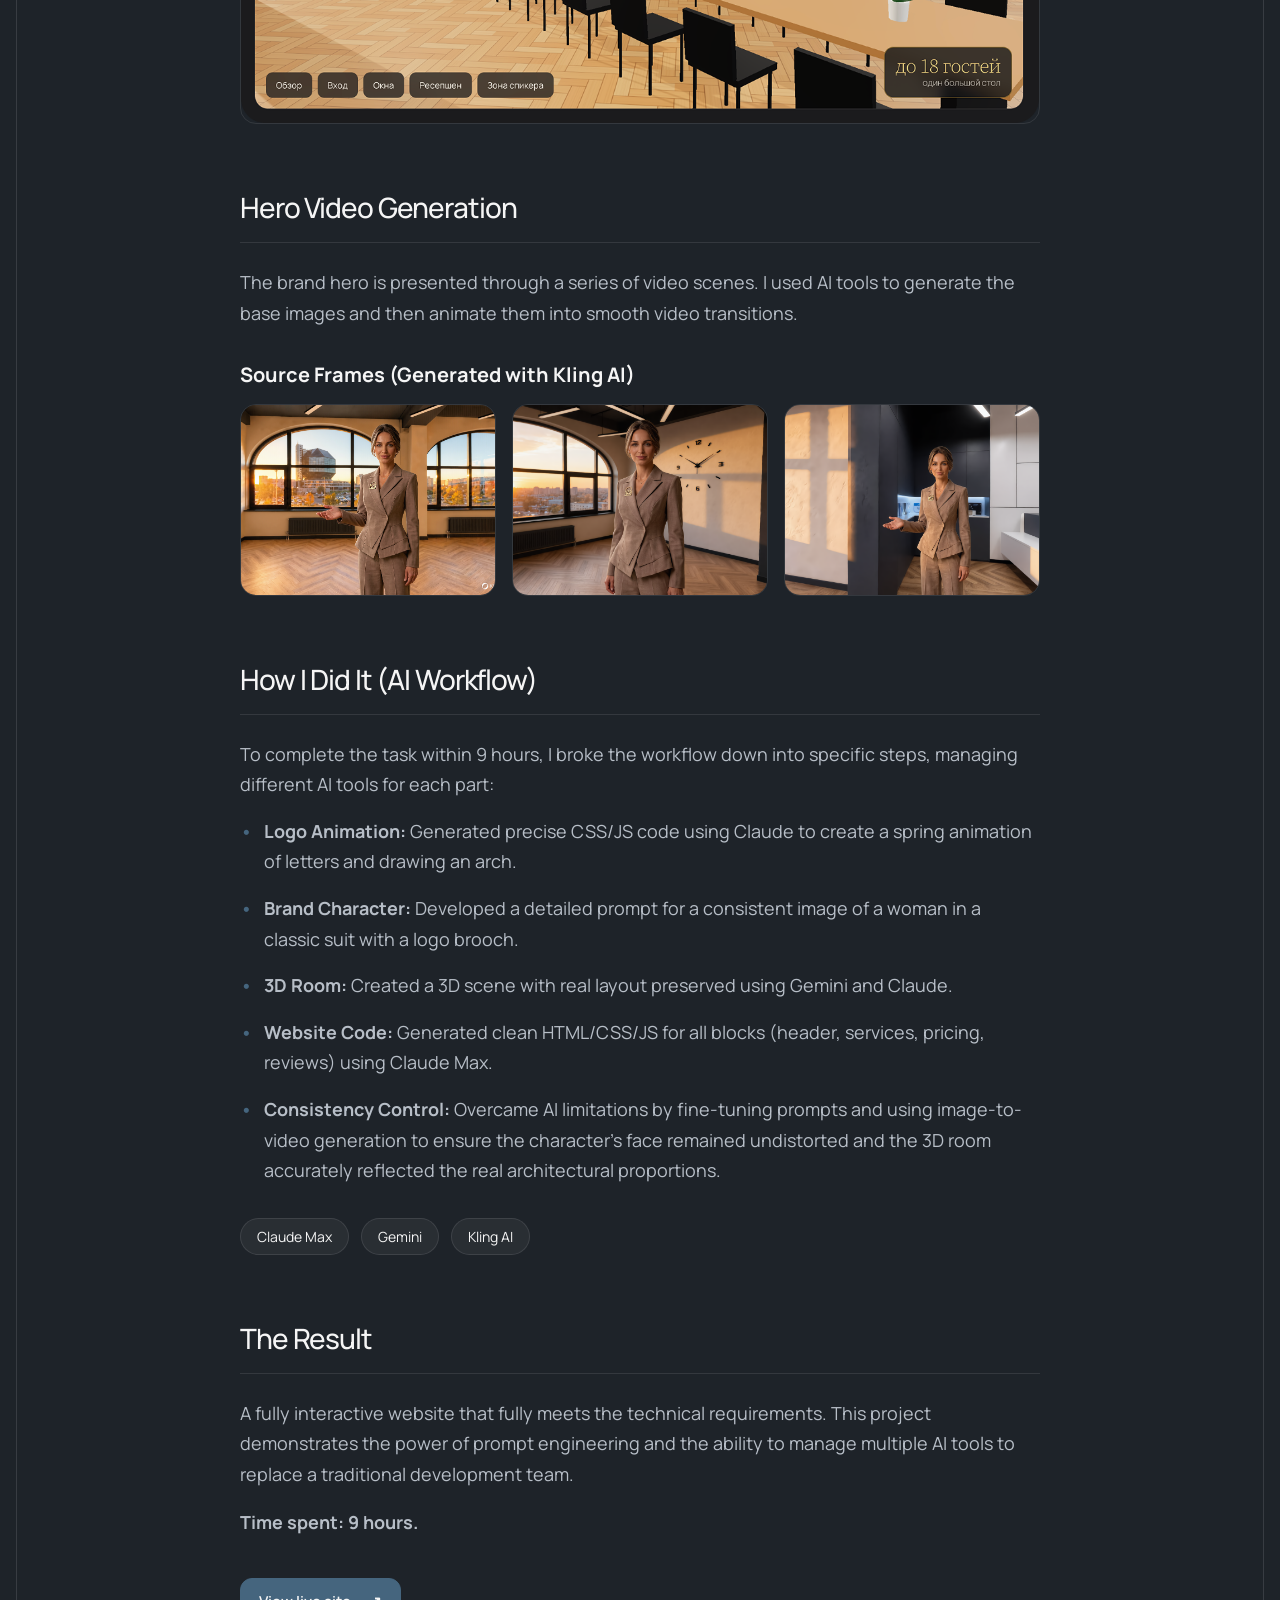
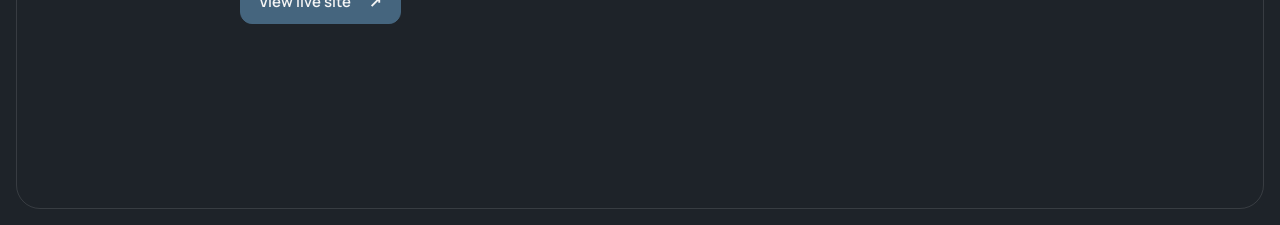
<file: arka-case.html>
<!doctype html>
<html lang="en">
<head>
  <meta charset="UTF-8">
  <meta name="viewport" content="width=device-width, initial-scale=1.0">
  <meta name="description" content="АРКА 123 Case Study">
  <title>АРКА 123 — Case Study</title>
  <link rel="preconnect" href="https://fonts.googleapis.com">
  <link rel="preconnect" href="https://fonts.gstatic.com" crossorigin>
  <link href="https://fonts.googleapis.com/css2?family=Manrope:wght@400;500;600;700&display=swap" rel="stylesheet">
  <link rel="stylesheet" href="style.css">
  <style>
    /* Дополнительные стили для страницы кейса */
    .case-hero { padding: 80px 0 40px; }
    .back-link {
      display: inline-flex;
      align-items: center;
      gap: 8px;
      color: var(--secondary);
      font-size: 14px;
      margin-bottom: 40px;
      transition: color 0.2s ease;
    }
    .back-link:hover { color: var(--primary); }
    
    /* Уменьшенный заголовок, как вы просили */
    .case-title {
      font-size: clamp(28px, 4vw, 42px); 
      line-height: 1.2;
      margin: 0 0 16px;
      letter-spacing: -.02em;
    }
    .case-subtitle {
      font-size: 20px;
      color: var(--secondary);
      max-width: 800px;
      line-height: 1.6;
      margin-bottom: 48px;
    }
    .case-image-full {
      width: 100%;
      border-radius: 16px;
      margin-bottom: 24px;
      border: 1px solid rgb(245 245 245 / 10%);
      display: block;
    }
    .image-caption {
      font-size: 14px;
      color: var(--secondary);
      margin-bottom: 48px;
      text-align: center;
    }
    .case-content {
      max-width: 800px;
      margin: 0 auto;
      padding-bottom: 80px;
    }
    .case-section { margin-bottom: 64px; }
    .case-section h2 {
      font-size: 28px;
      margin-bottom: 24px;
      border-bottom: 1px solid rgb(245 245 245 / 10%);
      padding-bottom: 16px;
    }
    .case-section h3 {
      font-size: 20px;
      margin: 32px 0 16px;
      color: var(--primary);
    }
    .case-section p {
      font-size: 18px;
      line-height: 1.7;
      color: var(--secondary);
      margin-bottom: 16px;
    }
    .case-section ul { list-style: none; padding: 0; }
    .case-section ul li {
      font-size: 18px;
      line-height: 1.7;
      color: var(--secondary);
      margin-bottom: 16px;
      padding-left: 24px;
      position: relative;
    }
    .case-section ul li::before {
      content: '•';
      color: var(--accent);
      position: absolute;
      left: 0;
      font-weight: bold;
    }
    .case-tools {
      display: flex;
      flex-wrap: wrap;
      gap: 12px;
      margin-top: 32px;
    }
    .case-tools span {
      padding: 8px 16px;
      background: rgb(245 245 245 / 5%);
      border: 1px solid rgb(245 245 245 / 10%);
      border-radius: 999px;
      font-size: 14px;
      color: var(--primary);
    }
    .image-grid {
      display: grid;
      grid-template-columns: 1fr 1fr;
      gap: 24px;
      margin-bottom: 24px;
    }
    @media (max-width: 700px) {
      .image-grid { grid-template-columns: 1fr; }
    }
           /* Сетка из 3 колонок для видео */
    .image-grid-three {
      display: grid;
      grid-template-columns: repeat(3, 1fr);
      gap: 16px;
      margin-bottom: 24px;
    }

    /* Делаем все картинки в этой сетке одинаковыми по размеру */
    .image-grid-three .case-image-full {
      aspect-ratio: 4 / 3; /* Пропорции: можно поменять на 16 / 9, если хотите шире */
      object-fit: cover;   /* Обрезает лишнее, чтобы картинка заполнила блок без искажений */
      height: 100%;
      margin-bottom: 0;    /* Убираем отступ снизу, так как сетка уже дает gap */
    }

    /* Адаптив */
    @media (max-width: 900px) {
      .image-grid-three { grid-template-columns: repeat(2, 1fr); }
    }
    @media (max-width: 600px) {
      .image-grid-three { grid-template-columns: 1fr; }
      .image-grid-three .case-image-full {
        aspect-ratio: auto; /* На телефоне пусть будут своего размера */
      }
    }
  </style>
</head>
<body>
  <div class="site-frame">
    <header class="header">
      <a class="wordmark" href="index.html" aria-label="Homepage">SNIAZHANA HAIDUCHONAK</a>
      <nav class="navigation" aria-label="Main navigation">
        <a href="index.html">Home</a>
        <a href="index.html#about">About</a>
        <a href="index.html#contact">Contact</a>
      </nav>
    </header>

    <main class="case-hero">
      <a href="index.html" class="back-link">← Back to Portfolio</a>
      
      <h1 class="case-title">АРКА 123 — Premium Event Space</h1>
      <p class="case-subtitle">
        Complete website development from scratch in 9 hours using only AI tools. 
        Featuring a custom 3D room, brand character, and animated logo.
      </p>

      <!-- Главная обложка кейса -->
      <img class="case-image-full" src="images/project-arka.png" alt="АРКА 123 Hero Image">

      <div class="case-content">
        
        <div class="case-section">
          <h2>The Challenge</h2>
          <p>
            The task required creating a complete website for a premium event space (АРКА 123) 
            that highlights its unique features: huge arched windows with a view of the National Library. 
            The project demanded full-cycle development: 3D visualization, a brand character, and complex animations.
          </p>
          <p>
            <strong>The main difficulty</strong> was maintaining absolute visual consistency. 
            The AI-generated 3D room had to perfectly match the real proportions and layout of the provided photos. 
            Additionally, keeping the brand character's face completely consistent and undistorted 
            across different video scenes was a significant technical challenge for the neural networks.
          </p>
        </div>

        <!-- БЛОК ПЕРСОНАЖА -->
        <div class="case-section">
          <h2>Character Design</h2>
          <p>AI-generated consistent character for the brand presentation. The prompt was carefully tuned to maintain the same face and outfit across different angles.</p>
          <img class="case-image-full" src="images/arka-character.png" alt="Brand Character" loading="lazy">
        </div>

        <!-- БЛОК 3D КОМНАТЫ -->
        <div class="case-section">
          <h2>3D Room Visualization</h2>
          <p>A fully 3D-rendered room that preserves the actual layout and arched windows (4x3.5m). Users can see the space in different configurations.</p>
          <img class="case-image-full" src="images/arka-3d.png" alt="3D Room" loading="lazy">
        </div>

                <!-- БЛОК ВИДЕО -->
        <div class="case-section">
          <h2>Hero Video Generation</h2>
          <p>The brand hero is presented through a series of video scenes. I used AI tools to generate the base images and then animate them into smooth video transitions.</p>
          
          <h3>Source Frames (Generated with Kling AI)</h3>
          
          <!-- Сетка из 3 колонок для видео-кадров -->
          <div class="image-grid-three">
            <img class="case-image-full" src="images/arka-video.png" alt="Video Frame 1" loading="lazy">
            <img class="case-image-full" src="images/video_screen_1.png" alt="Video Frame 2" loading="lazy">
            <img class="case-image-full" src="images/video_screen_2.png" alt="Video Frame 3" loading="lazy">
          </div>
        </div>
        
        <!-- БЛОК ПРОЦЕССА -->
        <div class="case-section">
          <h2>How I Did It (AI Workflow)</h2>
          <p>
            To complete the task within 9 hours, I broke the workflow down into specific steps, managing different AI tools for each part:
          </p>
          <ul>
            <li><strong>Logo Animation:</strong> Generated precise CSS/JS code using Claude to create a spring animation of letters and drawing an arch.</li>
            <li><strong>Brand Character:</strong> Developed a detailed prompt for a consistent image of a woman in a classic suit with a logo brooch.</li>
            <li><strong>3D Room:</strong> Created a 3D scene with real layout preserved using Gemini and Claude.</li>
            <li><strong>Website Code:</strong> Generated clean HTML/CSS/JS for all blocks (header, services, pricing, reviews) using Claude Max.</li>
            <li><strong>Consistency Control:</strong> Overcame AI limitations by fine-tuning prompts and using image-to-video generation to ensure the character's face remained undistorted and the 3D room accurately reflected the real architectural proportions.</li>
          </ul>
          
          <div class="case-tools">
            <span>Claude Max</span>
            <span>Gemini</span>
            <span>Kling AI</span>
          </div>
        </div>

        <div class="case-section">
          <h2>The Result</h2>
          <p>
            A fully interactive website that fully meets the technical requirements. 
            This project demonstrates the power of prompt engineering and the ability to manage 
            multiple AI tools to replace a traditional development team.
          </p>
          <p><strong>Time spent: 9 hours.</strong></p>
          
          <a class="button" href="https://pesovik.github.io/Arka-123/" target="_blank" rel="noopener" style="margin-top: 24px;">
            View live site <span aria-hidden="true">↗</span>
          </a>
        </div>

      </div>
    </main>
  </div>
    
    <!-- Кнопка Наверх -->
  <button id="scrollToTopBtn" class="scroll-to-top" aria-label="Scroll to top">
    <svg width="24" height="24" viewBox="0 0 24 24" fill="none" stroke="currentColor" stroke-width="2" stroke-linecap="round" stroke-linejoin="round">
      <path d="M12 19V5M5 12l7-7 7 7"/>
    </svg>
  </button>

  <script>
    const scrollToTopBtn = document.getElementById("scrollToTopBtn");

    // Отслеживаем прокрутку страницы
    window.onscroll = function() {
      // Если прокрутили больше 300 пикселей вниз
      if (document.body.scrollTop > 300 || document.documentElement.scrollTop > 300) {
        scrollToTopBtn.classList.add("show"); // Показываем кнопку
      } else {
        scrollToTopBtn.classList.remove("show"); // Скрываем кнопку
      }
    };

    // При клике на кнопку
    scrollToTopBtn.addEventListener("click", function() {
      window.scrollTo({
        top: 0,
        behavior: "smooth" // Плавная прокрутка
      });
    });
  </script>
</body>
</html>
</file>
<file: style.css>
@import url('https://fonts.googleapis.com/css2?family=Manrope:wght@400;500;600;700&display=swap');

:root {
  --background: #1E2329;
  --primary: #F5F5F5;
  --secondary: #B7BEC7;
  --accent: #45657E;
  --gutter: clamp(24px, 7vw, 100px);
}

* { box-sizing: border-box; }

html { scroll-behavior: smooth; }

body {
  margin: 0;
  background: var(--background);
  color: var(--primary);
  font-family: 'Manrope', sans-serif;
  -webkit-font-smoothing: antialiased;
}

a { color: inherit; text-decoration: none; }

.site-frame {
  width: min(100% - 32px, 1440px);
  min-height: calc(100vh - 32px);
  margin: 16px auto;
  padding: 0 var(--gutter);
  border: 1px solid rgb(245 245 245 / 12%);
  border-radius: 24px;
}

.header {
  min-height: 88px;
  display: flex;
  align-items: center;
  justify-content: space-between;
  gap: 24px;
  border-bottom: 1px solid rgb(245 245 245 / 10%);
}

.wordmark {
  font-size: 16px;
  font-weight: 600;
  letter-spacing: 0.06em;
  word-spacing: 0.35em;
}

.navigation {
  display: flex;
  align-items: center;
  gap: clamp(22px, 3vw, 42px);
}

.navigation a {
  font-size: 15px;
  font-weight: 500;
  transition: color .2s ease;
}

.navigation a:hover,
.hero-meta a:hover { color: var(--accent); }

.hero {
  min-height: min(790px, calc(100svh - 105px));
  padding: clamp(52px, 7vh, 78px) 0 28px;
  display: flex;
  flex-direction: column;
  align-items: flex-start;
}

.portrait {
  width: 92px;
  aspect-ratio: 1;
  margin-bottom: 34px;
  object-fit: cover;
  border-radius: 50%;
  border: 1px solid rgb(245 245 245 / 24%);
  background: rgb(245 245 245 / 10%);
}

.eyebrow {
  margin: 0 0 18px;
  color: var(--secondary);
  font-size: 16px;
  font-weight: 500;
  letter-spacing: .045em;
}

h1 {
  max-width: 1000px;
  margin: 0;
  font-size: clamp(40px, 4vw, 56px);
  font-weight: 500;
  line-height: 1.1;
  letter-spacing: -.04em;
}

.intro {
  max-width: 760px;
  margin: 26px 0 0;
  color: var(--primary);
  font-size: 20px;
  line-height: 1.55;
  font-weight: 400;
}

.button {
  min-height: 46px;
  margin-top: 38px;
  padding: 0 18px;
  display: inline-flex;
  align-items: center;
  gap: 18px;
  border: 1px solid var(--accent);
  border-radius: 12px;
  background: var(--accent);
  font-size: 15px;
  font-weight: 600;
  transition: transform .2s ease, background .2s ease;
}

.button:hover {
  background: #52748E; /* Более светлый оттенок синего (был #52748E) */
  border-color: #52748E;
  transform: translateY(-2px); /* Легкий подскок вверх */
}

.hero-meta {
  width: 100%;
  margin-top: auto;
  padding-top: 54px;
  display: flex;
  justify-content: space-between;
  gap: 20px;
  color: var(--secondary);
  font-size: 13px;
  font-weight: 500;
  letter-spacing: .035em;
}

.hero-meta a { transition: color .2s ease; }

.section {
  min-height: 260px;
  padding: 48px 0 64px;
  border-top: 1px solid rgb(245 245 245 / 10%);
}

.section-heading {
  display: flex;
  justify-content: space-between;
  align-items: baseline;
  gap: 24px;
}

.section-note {
  margin: 0;
  color: var(--secondary);
  font-size: 16px;
  line-height: 1.6;
}

/* =========================================
   НОВЫЙ ФОРМАТ КЕЙСОВ 
   ========================================= */

.work-grid {
  margin-top: 42px;
  display: flex;
  flex-direction: column;
  gap: 80px;
}

.project-card-large {
  display: grid;
  grid-template-columns: 1fr 1.2fr;
  gap: 48px;
  align-items: stretch;
  background: rgb(245 245 245 / 3%);
  border-radius: 24px;
  padding: 48px;
  border: 1px solid rgb(245 245 245 / 8%);
  transition: border-color .3s ease;
}

.project-card-large:hover {
  border-color: rgb(245 245 245 / 20%);
}

.project-info {
  display: flex;
  flex-direction: column;
  align-items: flex-start;
  height: 100%;
}

.project-tags {
  display: flex;
  flex-wrap: wrap;
  gap: 8px;
  margin-bottom: 24px;
}

.project-tags span {
  font-size: 14px;
  font-weight: 500;
  padding: 6px 12px;
  background: rgb(245 245 245 / 10%);
  border-radius: 8px;
  color: var(--primary);
}

.project-heading {
  margin: 0 0 16px;
  font-size: clamp(24px, 3vw, 32px);
  font-weight: 500;
  line-height: 1.2;
  letter-spacing: -.02em;
  color: var(--primary);
}

.project-summary {
  margin: 0 0 24px;
  color: var(--secondary);
  font-size: 18px;
  line-height: 1.6;
}

.project-metrics {
  display: flex;
  flex-direction: column; 
  align-items: flex-start; 
  gap: 8px; 
  margin-bottom: 32px;
}

.project-metrics span {
  font-size: 14px;
  font-weight: 400;
  color: var(--secondary);
  display: flex;
  align-items: center;
  gap: 6px;
}

.project-metrics span::before {
 content: none; 
}

.project-visual {
  width: 100%;
  border-radius: 16px;
  overflow: hidden;
  background: #2A3139;
  aspect-ratio: 4 / 3;
  border: 1px solid rgb(245 245 245 / 10%);
}

.project-visual img {
  width: 100%;
  height: 100%;
  object-fit: cover;
  display: block;
  transition: transform 0.5s ease;
}

.project-card-large:hover .project-visual img {
  transform: scale(1.03);
}

/* =========================================
   СЕКЦИЯ ABOUT
   ========================================= */

.about-grid {
  display: grid;
  grid-template-columns: 1fr 1fr;
  gap: 60px;
  margin-top: 42px;
  width: 100%;
}

.about-text, 
.about-details {
  min-width: 0;
}



.detail-group {
  margin-bottom: 40px;
}

.detail-group:last-child {
  margin-bottom: 0;
}

.detail-title {
  font-size: 15px;
  font-weight: 600;
  letter-spacing: 0.05em;
  color: var(--primary);
  margin-bottom: 16px;
  text-transform: uppercase;
  border-bottom: 1px solid rgb(245 245 245 / 12%);
  padding-bottom: 8px;
}

.detail-list {
  list-style: none;
  padding: 0;
  margin: 0;
  display: flex;
  flex-direction: column;
  gap: 16px;
}

.detail-list li {
  font-size: 15px;
  line-height: 1.5;
  color: var(--secondary);
  overflow-wrap: break-word; 
  word-wrap: break-word;
}

.detail-list strong {
  color: var(--primary);
  font-weight: 500;
}

.detail-list .date {
  font-size: 15px;
  opacity: 0.7;
  margin-top: 2px;
  display: inline-block;
}

h2 {
  margin: 32px 0 14px;
  font-size: clamp(36px, 5vw, 48px);
  font-weight: 500;
  letter-spacing: -.04em;
}

/* =========================================
   МЕДИА-ЗАПРОСЫ
   ========================================= */

@media (max-width: 900px) {
  .project-card-large {
    grid-template-columns: 1fr;
    padding: 32px;
    gap: 32px;
  }
}

@media (max-width: 800px) {
  .about-grid {
    grid-template-columns: 1fr;
    gap: 40px;
  }
}

@media (max-width: 700px) {
  .site-frame {
    width: calc(100% - 20px);
    min-height: calc(100svh - 20px);
    margin: 10px auto;
    padding: 0 22px;
    border-radius: 18px;
  }

  .header { min-height: 74px; }
  .navigation { gap: 15px; }
  .navigation a { font-size: 14px; }
  .hero { min-height: calc(100svh - 94px); padding-top: 48px; }
  .portrait { width: 76px; margin-bottom: 28px; }
  .eyebrow { font-size: 13px; }
  h1 { font-size: clamp(36px, 8.8vw, 50px); }
  .intro { margin-top: 20px; font-size: 17px; }
  .hero-meta { font-size: 11px; }
  .section-heading { display: block; }
  .section-note { font-size: 14px; }
}

@media (max-width: 390px) {
  .wordmark { font-size: 13px; }
  .navigation { gap: 11px; }
  .navigation a { font-size: 13px; }
  .hero-meta { flex-direction: column; }
}
/* =========================================
   КНОПКА СКРОЛЛА НАВЕРХ
   ========================================= */
.scroll-to-top {
  position: fixed;
  bottom: 40px;
  right: 40px;
  width: 50px;
  height: 50px;
  background: var(--accent); /* Ваш синий цвет */
  color: var(--primary); /* Белая стрелка */
  border: none;
  border-radius: 50%;
  display: flex;
  align-items: center;
  justify-content: center;
  cursor: pointer;
  z-index: 999;
  
  /* Изначально кнопка скрыта и сдвинута вниз */
  opacity: 0;
  visibility: hidden;
  transform: translateY(20px);
  transition: all 0.3s ease;
  
  box-shadow: 0 4px 12px rgba(0, 0, 0, 0.3);
}

/* Класс, который будет добавляться при скролле */
.scroll-to-top.show {
  opacity: 1;
  visibility: visible;
  transform: translateY(0);
}

.scroll-to-top:hover {
  background: #52748E; /* Чуть светлее при наведении */
  transform: translateY(-4px); /* Легкий подскок */
}

/* На мобильных телефонах делаем кнопку чуть меньше и ближе к краю */
@media (max-width: 700px) {
  .scroll-to-top {
    bottom: 20px;
    right: 20px;
    width: 44px;
    height: 44px;
  }
}
/* =========================================
   БЛОК КОНТАКТОВ (CTA)
   ========================================= */
.cta-block {
  background-color: #2A3644; /* Ваш выбранный темно-синий цвет */
  border-radius: 24px;
  padding: 64px;
  display: flex;
  justify-content: space-between;
  align-items: center;
  gap: 40px;
  margin-bottom: 32px;
  border: 1px solid rgba(245, 245, 245, 0.05); /* Еле заметная рамка для объема */
}

.cta-content h2 {
  color: #FFFFFF;
  margin-top: 0;
  margin-bottom: 16px;
  font-size: clamp(32px, 4vw, 48px);
  line-height: 1.1;
  letter-spacing: -.02em;
}

.cta-content p {
  color: #A0AAB5; /* Светло-серый, чтобы текст не сливался */
  font-size: 18px;
  margin: 0;
  max-width: 500px;
  line-height: 1.5;
}

.cta-actions {
  display: flex;
  gap: 24px;
  flex-shrink: 0;
  align-items: center; /* <--- Вот это выравнивает кнопку и ссылку по центру */
}

/* Белые кнопки с синим текстом */
.button-cta {
  display: inline-flex;
  align-items: center;
  gap: 12px;
  padding: 16px 24px;
  background: #F5F5F5; /* Белый фон */
  color: #1E2329; /* Ваш синий акцент для текста */
  border: none;
  border-radius: 12px;
  font-size: 15px;
  font-weight: 600;
  text-decoration: none;
  transition: transform 0.2s ease, background 0.2s ease;

  margin-top: 32px; /* <--- ДОБАВИТЬ ЭТУ СТРОКУ для отступа от текста */
}

.button-cta:hover {
  background: #E0E0E0; /* Чуть темнее белого, чтобы было видно наведение */
  transform: translateY(-2px); /* Легкий подскок вверх */
}

/* Адаптив для мобильных (чтобы блок не ломался) */
@media (max-width: 900px) {
  .cta-block {
    flex-direction: column;
    align-items: flex-start;
    padding: 40px;
    gap: 32px;
  }
  .cta-actions {
  display: flex;
  flex-direction: column;
  width: 100%;
  gap: 16px;
  flex-shrink: 0;
  align-items: center; /* <--- Вот это выравнивает кнопку и ссылку по центру */
}
    .cta-block .button-cta {
    width: 100%;
    justify-content: center;
    margin-top: 0;
  }
}
/* Ссылка Email */
.cta-link {
  display: inline-flex;
  align-items: center;
  color: #F5F5F5; 
  font-size: 16px;
  font-weight: 500;
  text-decoration: none;
  border-bottom: 1px solid #F5F5F5; 
  padding-bottom: 2px;
  margin-top: 0; /* Убираем лишний сдвиг */
  transition: color 0.2s ease, border-color 0.2s ease;
  white-space: nowrap; /* <--- ДОБАВИТЬ ЭТУ СТРОКУ (запрещает перенос текста) */
}

.cta-link:hover {
  color: #A0AAB5; /* Светло-серый цвет текста */
  border-color: #A0AAB5; /* Светло-серая линия подчеркивания */
}
/* Выравниваем кнопки в блоке контактов по центру */
.cta-actions {
  display: flex;
  gap: 24px;
  align-items: center;
}

/* Переопределяем отступ для кнопки ТОЛЬКО внутри блока контактов */
.cta-block .button-cta {
  margin-top: 0; /* Убираем прилипание в контактах */
}

/* Переопределяем отступ для ссылки ТОЛЬКО внутри блока контактов */
.cta-block .cta-link {
  margin-top: 0;
}
/* =========================================
   СТИЛИ ДЛЯ БЛОКА ОБРАЗОВАНИЯ
   ========================================= */

/* Заголовок секции */
.detail-title {
  font-family: 'Manrope', sans-serif;
  font-size: 28px; /* Как вы просили */
  font-weight: 500;
  color: var(--primary);
  margin-bottom: 24px; /* Отступ от заголовка до списка */
  text-transform: none; /* Убираем капс, если он был */
  border-bottom: none; /* Убираем линию, если она была */
  padding-bottom: 0;
}

/* Контейнер для всего списка */
.education-list {
  display: flex;
  flex-direction: column;
  gap: 24px; /* Отступ между секциями (ВУЗами/курсами) */
}

/* Одна секция (ВУЗ/Курс) */
.edu-item {
  display: flex;
  flex-direction: column;
  gap: 4px; /* Отступ между строчками внутри секции */
}

/* Название учебного заведения */
.edu-school {
  font-family: 'Manrope', sans-serif;
  font-size: 16px; /* Как вы просили */
  font-weight: 600; /* Жирный */
  color: var(--primary);
  line-height: 1.4;
}

/* Название курса */
.edu-course {
  font-family: 'Manrope', sans-serif;
  font-size: 16px; /* Как вы просили */
  font-weight: 400;
  color: var(--secondary);
  line-height: 1.4;
}

/* Даты */
.edu-date {
  font-family: 'Manrope', sans-serif;
  font-size: 16px; /* Такой же размер, как у .edu-course */
  font-weight: 400; /* Такой же вес, как у .edu-course */
  color: var(--secondary); /* Такой же цвет, как у .edu-course */
  line-height: 1.4;
  /* Убрали opacity: 0.7, чтобы цвет был насыщенным */
}
/* Прижимаем кнопку в карточке кейса к нижнему краю */
.project-card-large .button {
  margin-top: auto;
}
/* =========================================
   РЕВЕРС КАРТОЧЕК (ЗИГЗАГ)
   ========================================= */

/* Если у карточки есть класс .reverse, меняем колонки местами */
.project-card-large.reverse .project-visual {
  order: -1; /* Ставит картинку на первое место (влево) */
}

/* На мобильных устройствах отменяем реверс, чтобы картинка всегда была сверху */
@media (max-width: 900px) {
  .project-card-large.reverse .project-visual {
    order: 0; 
  }
}
/* Контейнер для списка навыков (расстояние между блоками) */
.skills-list {
  display: flex;
  flex-direction: column;
  gap: 24px; /* 24px между Design & tools, Working style и Languages */
}

/* Один блок навыка */
.skill-item {
  display: flex;
  flex-direction: column;
  gap: 4px; /* 4px между заголовком и текстом */
}

/* Заголовок навыка (Design & tools) */
.skill-name {
  font-size: 16px;
  font-weight: 600;
  color: var(--primary);
  margin: 0; /* Жестко убираем отступы по умолчанию у h4 */
}

/* Текст описания навыка */
.skill-desc {
  font-size: 16px;
  font-weight: 400;
  color: var(--secondary);
  line-height: 1.5;
  margin: 0; /* Жестко убираем отступы по умолчанию у p */
}
/* Увеличиваем отступы ТОЛЬКО у кнопки Let's talk на главном экране */
.btn-hero-talk {
  padding-left: 48px;
  padding-right: 48px;
}
@media (max-width: 900px) {
  /* Стили ТОЛЬКО для кнопки на главном экране (Hero) */
  .hero .button-cta {
    width: auto; /* Отменяем растягивание на всю ширину */
    margin-top: 32px; /* Возвращаем отступ от текста */
    /* padding: 16px 40px; <- если нужно, чтобы она была чуть шире */
  }
}
</file>
